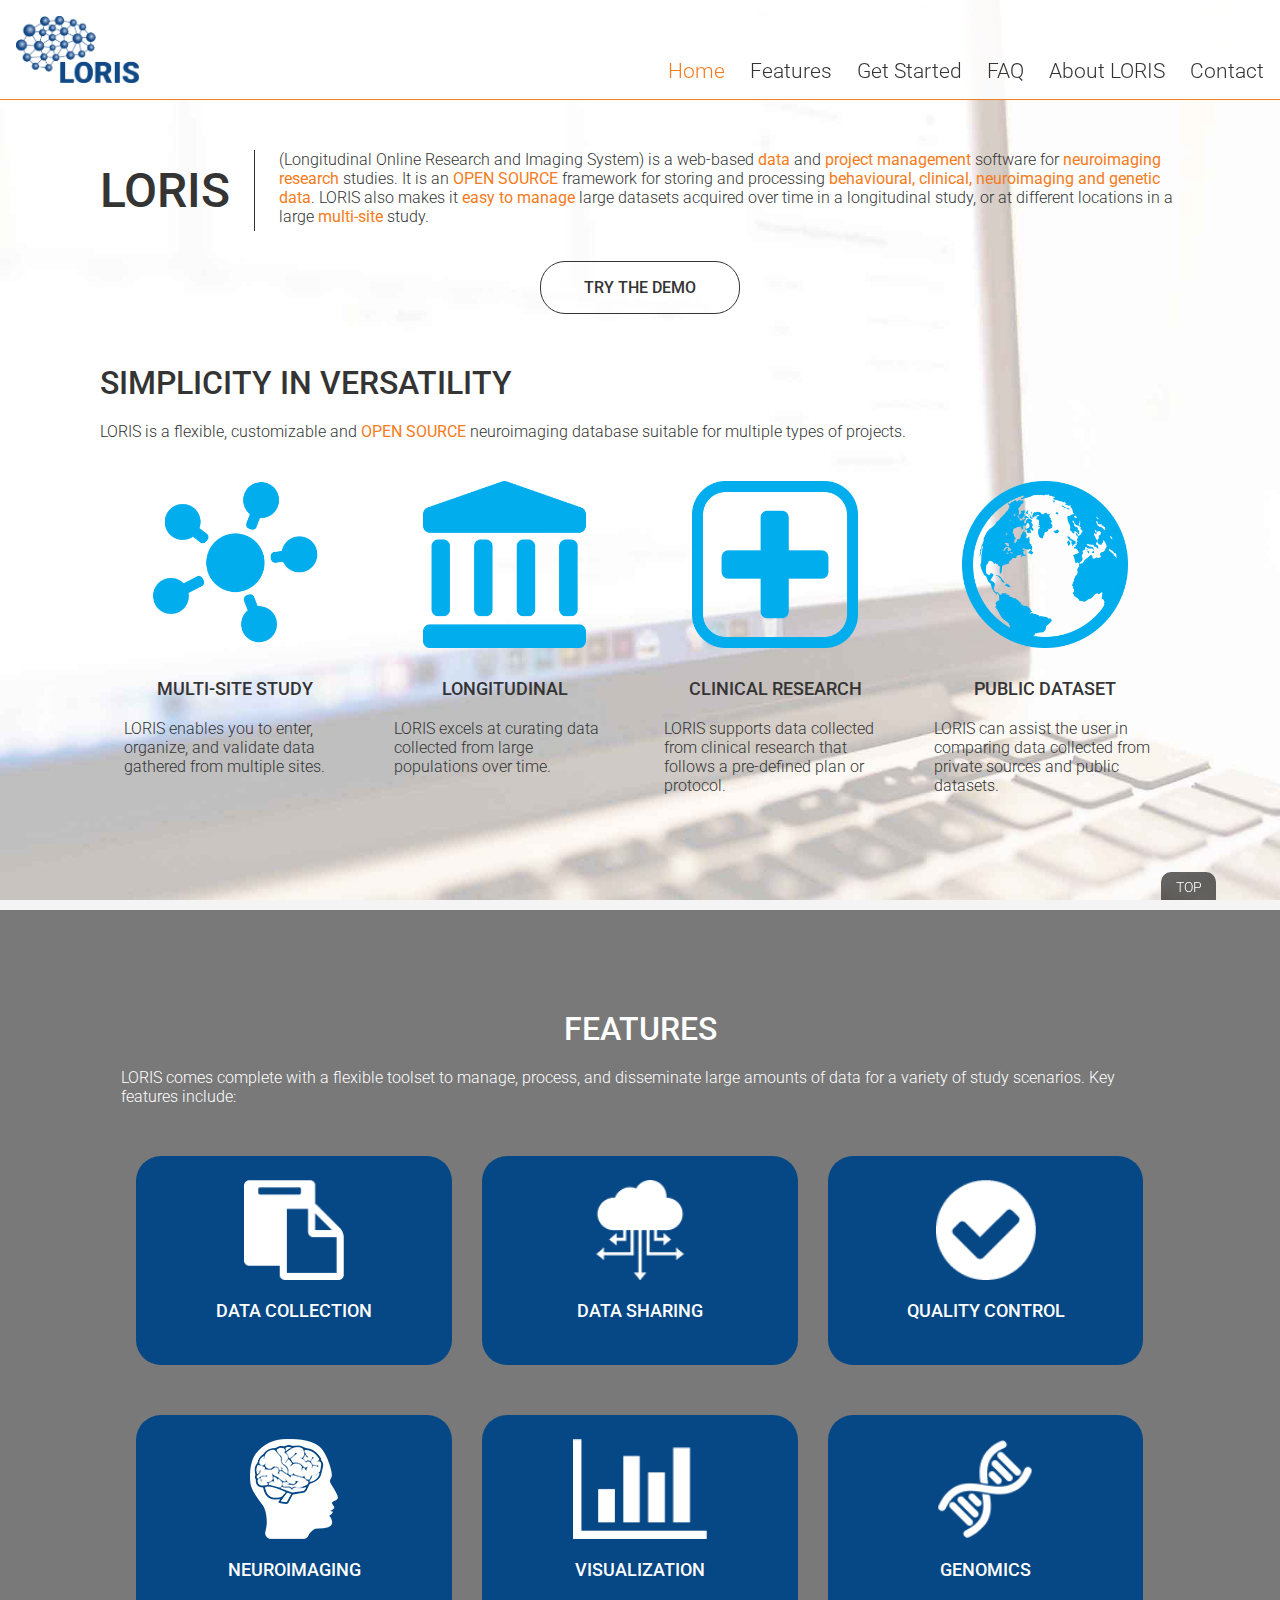
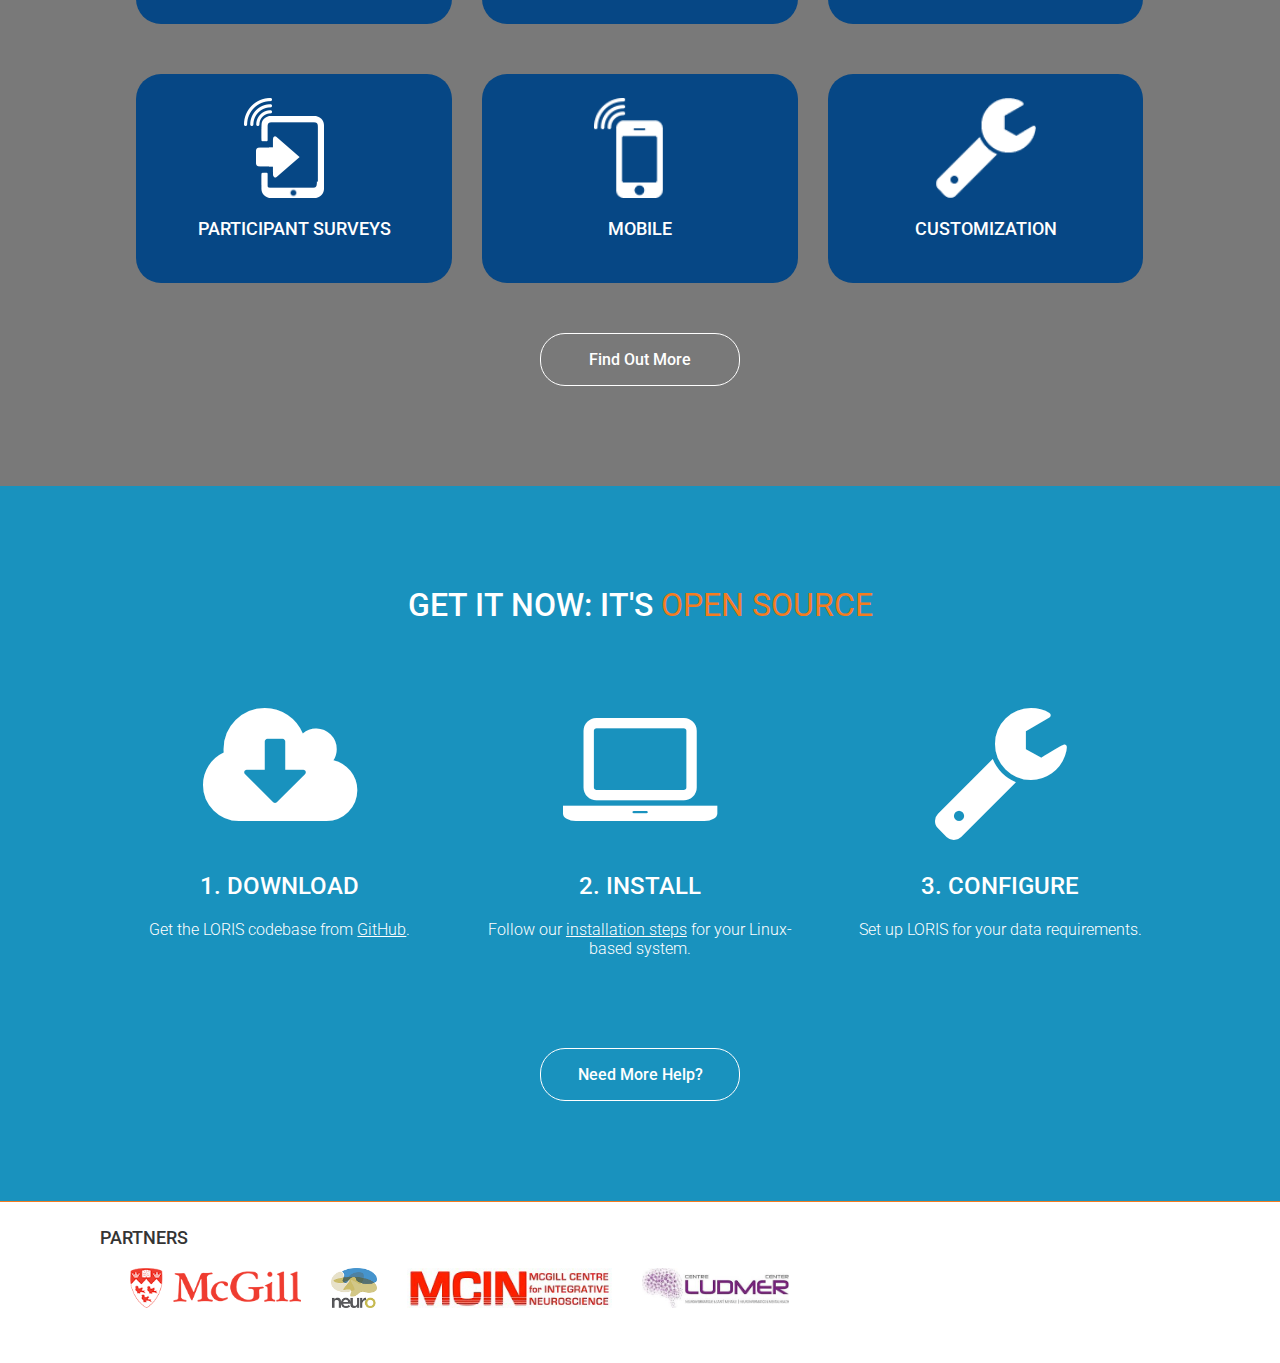
<file: index.html>
<!doctype html>
<html>
<head>
  <meta charset="utf-8">
  <title>LORIS | Home Page</title>
  <meta name="viewport" content="width=device-width, initial-scale=1">
  <meta name="description" content="LORIS is a flexible, customizable, and OPEN SOURCE neuroimaging database that is suitable for multiple types of projects">
  <meta name="author" content="Derek Lo 2015">

  <link href='https://fonts.googleapis.com/css?family=Roboto:400italic,100,300,400,500' rel='stylesheet' type='text/css'>
<!--[if IE]>
<link href="http://fonts.googleapis.com/css?family=Roboto:400" rel="stylesheet" type="text/css">
<link href="http://fonts.googleapis.com/css?family=Roboto:400italic" rel="stylesheet" type="text/css">
<link href="http://fonts.googleapis.com/css?family=Roboto:100" rel="stylesheet" type="text/css">
<link href="http://fonts.googleapis.com/css?family=Roboto:300" rel="stylesheet" type="text/css">
<link href="http://fonts.googleapis.com/css?family=Roboto:400" rel="stylesheet" type="text/css">
<link href="http://fonts.googleapis.com/css?family=Roboto:500" rel="stylesheet" type="text/css">
<![endif]-->
<link rel="stylesheet" href="css/slicknav.css">
<link href="css/common_styles.css" rel="stylesheet" type="text/css">
<!--<link rel="stylesheet" href="css/font-awesome.min.css">-->
<link rel="stylesheet" href="https://maxcdn.bootstrapcdn.com/font-awesome/4.5.0/css/font-awesome.min.css">
<script src="js/jquery-1.11.2.min.js"></script>
<script src="js/jquery.easing.1.3.js"></script>
<script src="js/jquery.slicknav.js"></script>

<!-- script to match div heights https://github.com/liabru/jquery-match-height-->
<script src="js/jquery.matchHeight-min.js" type="text/javascript"></script> 


<!-- jquery easing, nav animation, div height scripts-->

<script>
$( document ).ready( function() {
  $('a.ease').bind('click',function(event){
    var $anchor = $(this);
    $('html, body').stop().animate({
      scrollTop: $($anchor.attr('href')).offset().top
    }, 1500,'easeInOutExpo');
    event.preventDefault();
  });
});
</script>



</head>

<body>
  <div id="wrapper">
    <header id="top">
      <div class="logodiv">
        <img src="images/LORIS-logo-color.png" alt="LORIS logo"/>
      </div>
      <nav>
        <ul id="main-nav">
          <li><a href="index.html" class="first active">Home</a></li>
          <li><a href="features.html" class="">Features</a></li>
          <li><a href="getstarted.html" class="">Get Started</a></li>
          <li><a href="faq.html" class="">FAQ</a></li>
          <li><a href="about.html" class="">About LORIS</a></li>
          <li><a href="contact.html" class="">Contact</a></li>
        </ul>

        <!-- slicknav -->
        <div id="menu">
            <ul>
              <li><a href="index.html" class="menu-fx active" >Home</a></li>
              <li><a href="features.html" class="menu-fx ">Features</a></li>
              <li><a href="getstarted.html" class="menu-fx">Get Started</a></li>
              <li><a href="faq.html" class="menu-fx">FAQ</a></li>
              <li><a href="about.html" class="menu-fx">About LORIS</a></li>
              <li><a href="contact.html" class="menu-fx">Contact</a></li>
            </ul>
        </div>
      </nav>
    </header>

    <section id="to-top">
      <div class="parallax-one">
        <div class="content">
          <p class="topcontent"> <span class="dropcap">LORIS</span> (Longitudinal Online Research and Imaging System) is a web-based <em>data</em> and <em>project management</em> software for <em>neuroimaging research</em> studies. It is an <em>OPEN SOURCE</em> framework for storing and processing <em>behavioural, clinical, neuroimaging and genetic data</em>. LORIS also makes it <em>easy to manage</em> large datasets acquired over time in a longitudinal study, or at different locations in a large <em>multi-site</em> study.</p>
        </div>
        <div>
          <a href="https://demo.loris.ca" class="button demo" target="_blank">TRY THE DEMO</a>
        </div>

        <div class="homeblock">
          <h1 class="mobile-center">Simplicity in Versatility</h1>
          <p>LORIS is a flexible, customizable and <em>OPEN SOURCE</em> neuroimaging database suitable for multiple types of projects.</p>
          <div class="holder-half">
            <div class="two-column">
              <div class="clear-content divheight">
                <img src="images/ICON-multisite.png" alt="icon">
                <h3>Multi-Site Study</h3>
                <p>LORIS enables you to enter, organize, and validate data gathered from multiple sites.</p>
              </div>          
            </div>
            <div class="two-column">
              <div class="clear-content divheight">
                <img src="images/ICON-clinical.png" alt="icon">
                <h3>Longitudinal</h3>
                <p>LORIS excels at curating data collected from large populations over time.</p>
              </div>
            </div>
          </div>
          <div class="holder-half">
            <div class="two-column">
              <div class="clear-content divheight">
                <img src="images/ICON-institutional.png" alt="icon">
                <h3>Clinical Research</h3>
                <p>LORIS supports data collected from clinical research that follows a pre-defined plan or protocol.</p>
              </div>
            </div>
            <div class="two-column">
              <div class="clear-content divheight">
                <img src="images/ICON-public.png" alt="icon">
                <h3>Public Dataset</h3>
                <p>LORIS can assist the user in comparing data collected from private sources and public datasets.</p>
              </div>          
            </div>
          </div>
          <div class="clear"></div>
          <!--
          <div class="maxvid">
            <div class="vidbox">
              <iframe src="https://www.youtube.com/embed/HDWC6RUbI6A" frameborder="0" allowfullscreen></iframe>
            </div>
          </div>
          -->
        </div>
      </div>
    </section>

    <section id="">
      <div class="block grey">
        <div class="">
          <div class="holder-big">
            <h1 class="center"> Features</h1>

            <p class="bottom-margin">LORIS comes complete with a flexible toolset to manage, process, and disseminate large amounts of data for a variety of study scenarios. Key features include:</p>
            <div>
              <div class="three-column">
                <a href="features.html#data-collection" class="ease">
                  <div class="blue-content special divheight">
                  <img src="images/ICON-data.png">
                  <h3>Data Collection</h3>
                  </div>
                </a>
              </div>
              <div class="three-column">
                <a href="features.html#data-dissemination" class="ease">
                  <div class="blue-content special divheight">
                    <img src="images/ICON-sharing.png" title="Icon created by Freepik">
                    <h3>Data Sharing</h3>
                  </div>
                </a>
              </div>
              <div class="three-column">
                <a href="features.html#quality-control" class="ease">
                  <div class="blue-content special divheight">
                    <img src="images/ICON-quality.png">
                    <h3>Quality Control</h3>
                  </div>
                </a>
              </div>
            </div>
            <div>
              <div class="three-column">
                <a href="features.html#data-imaging" class="ease">
                  <div class="blue-content special divheight">
                    <img src="images/ICON-imaging.png">
                    <h3>Neuroimaging</h3>
                  </div>
                </a>
              </div>
              <div class="three-column">
                <a href="features.html#visualization" class="ease">
                  <div class="blue-content special divheight">
                    <img src="images/ICON-visualization.png">
                    <h3>Visualization</h3>
                  </div>
                </a>
              </div>
              <div class="three-column">
                  <a href="features.html#data-management" class="ease">
                    <div class="blue-content special divheight">
                      <img src="images/ICON-genes.png">
                      <h3>Genomics</h3>
                    </div>
                  </a>
              </div>
            </div>
            <div>
              <div class="three-column">
                <a href="features.html#direct-data" class="ease">
                  <div class="blue-content special divheight">
                    <img src="images/ICON-data-entry.png" title="Icon created by Freepik">
                    <h3>Participant Surveys</h3>
                  </div>
                </a>
              </div>
              <div class="three-column">
                <a href="features.html#mobile" class="ease">
                  <div class="blue-content special divheight">
                    <img src="images/ICON-responsive.png">
                  <h3>Mobile</h3>
                  </div>
                </a>
              </div>
              <div class="three-column">
                <a href="features.html#customization" class="ease">
                  <div class="blue-content special divheight">
                    <img src="images/ICON-customization.png">
                  <h3>Customization</h3>
                  </div>
                </a>
              </div>
            </div>
          </div>

          <a href="features.html" class="button help">Find Out More</a>
          <div class="clear"></div>
        </div>
      </div>
    </section>

    <div class="clear"></div>

    <section>
      <div class="block blue ">
        <h1>Get It Now: It's <em>OPEN SOURCE</em></h1>
        <div class="three-column">
          <div class="clear-content center">
            <a href="getstarted.html#one"><i class="fa fa-cloud-download big ro"></i></a>
            <h2 class="center">1. Download</h2>
            <p>Get the LORIS codebase from <a href="https://github.com/aces/Loris/releases" class="underline" target="_blank">GitHub</a>. </p>
          </div>
        </div>

        <div class="three-column">
          <div class="clear-content center">
            <a href="getstarted.html#two"><i class="fa fa-laptop big ro"></i></a>
            <h2 class="center">2. Install</h2>
            <p>Follow our <a href="https://github.com/aces/Loris/wiki
" class="underline" target="_blank">installation steps</a> for your Linux-based system.</p>
          </div>
        </div>  

        <div class="three-column">
          <div class="clear-content center">
            <a href="getstarted.html#three"><i class="fa fa-wrench big ro"></i></a>
            <h2 class="center">3. Configure</h2>
            <p>Set up LORIS for your data requirements.</p>
          </div>
        </div> 
        <div class="clear"></div>  
        <a href="getstarted.html" class="button help">Need More Help?</a>
    </section>

    <!--
    <section id="map">
      <h1 class="mobile-center">LORIS Collaborators</h1>
      <iframe src="map.html" frameborder="0" style="border:0"></iframe>
    </section>
    -->

    <footer>
      <ul class="footer-nav">
        <li><a href="#">Github</a></li>
        <li><a href="#">Wiki</a></li>
        <li><a href="#">Careers</a></li>
      </ul>
      <h3>Partners </h3>
      <div class="clear"></div>
      <a href="https://www.mcgill.ca/" target="_blank"><img src="images/logo-mcgill.png" alt="McGill Logo"></a>
      <a href="http://www.mcgill.ca/neuro/" target="_blank"><img src="images/logo-neuro.png" alt="Neuro Logo"></a>
      <a href="http://mcin.ca/" target="_blank"><img src="images/logo-mcin.png" alt="MCIN Logo"></a>
      <a href="http://ludmercentre.ca/" target="_blank"><img src="images/logo-ludmer.png" alt="Ludmer Centre Logo"></a>
    </footer>

    <a href="#to-top" class="ease"><div class="top-button">TOP</div></a> 

<!-- slicknav script, nav animation, div height scripts -->

    <script type="text/javascript">
      $(document).ready(function(){
        $('#menu').slicknav({label:''});
      });
      $(window).scroll(function() {
        if ($(this).scrollTop() > 1){  
            $('#top').addClass("mini");
        }
        else{
            $('#top').removeClass("mini");
        }
      });
      $(function() {
        $('.divheight').matchHeight({
        byRow: true,
        property: 'height',
        target: null,
        remove: false
        });
      });
    </script>
  </body>
<html>
</file>
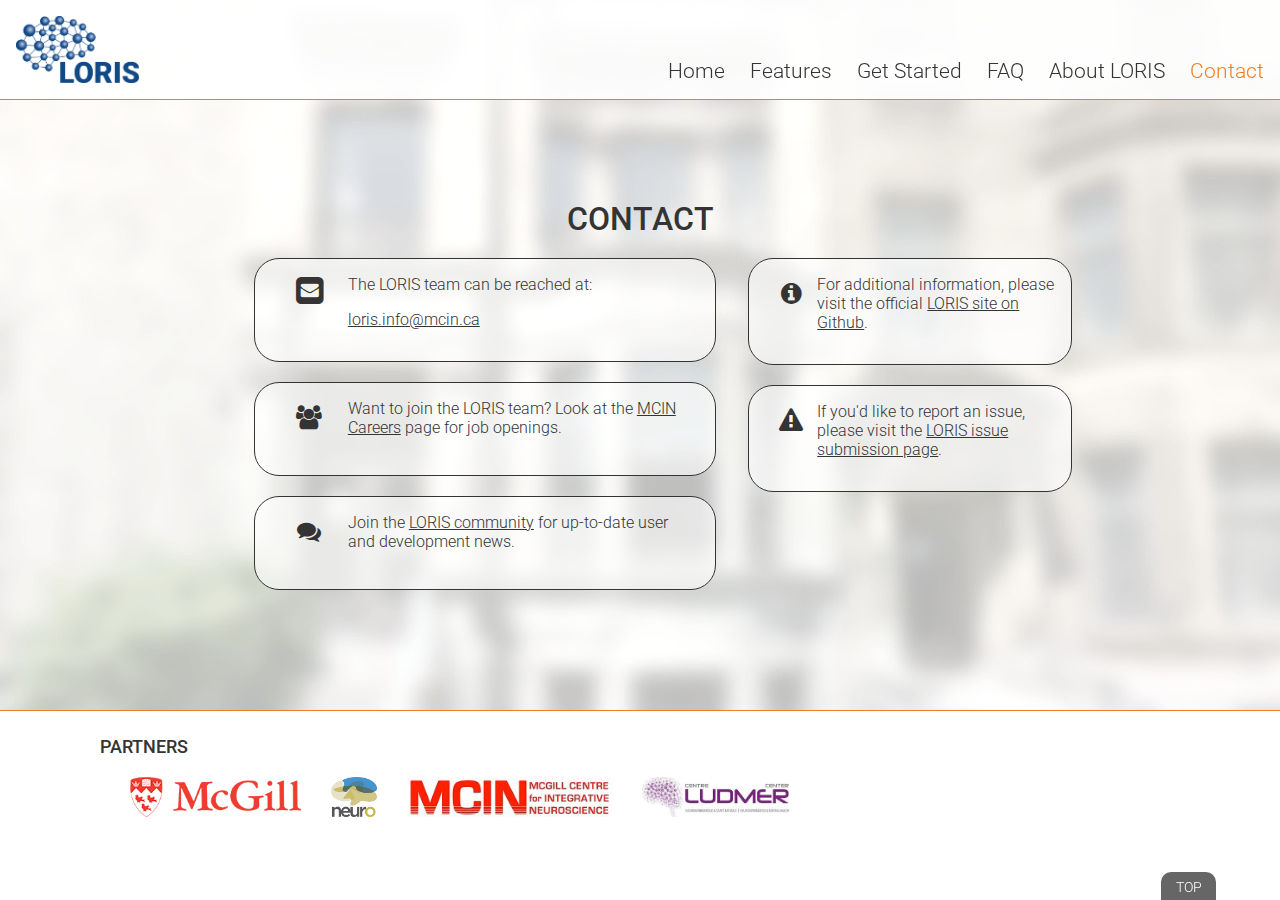
<file: contact.html>
<!doctype html>
<html>
<head>
  <meta charset="utf-8">
  <title>LORIS | Contact</title>
  <meta name="viewport" content="width=device-width">
  <meta name="description" content="How to get in touch with the LORIS team">
  <meta name="author" content="Derek Lo 2015">

  <link href='https://fonts.googleapis.com/css?family=Roboto:400italic,100,300,400,500' rel='stylesheet' type='text/css'>
<!--[if IE]>
<link href="http://fonts.googleapis.com/css?family=Roboto:400" rel="stylesheet" type="text/css">
<link href="http://fonts.googleapis.com/css?family=Roboto:400italic" rel="stylesheet" type="text/css">
<link href="http://fonts.googleapis.com/css?family=Roboto:100" rel="stylesheet" type="text/css">
<link href="http://fonts.googleapis.com/css?family=Roboto:300" rel="stylesheet" type="text/css">
<link href="http://fonts.googleapis.com/css?family=Roboto:400" rel="stylesheet" type="text/css">
<link href="http://fonts.googleapis.com/css?family=Roboto:500" rel="stylesheet" type="text/css">
<![endif]-->
<link rel="stylesheet" href="css/slicknav.css">
<link href="css/common_styles.css" rel="stylesheet" type="text/css">
<!--<link rel="stylesheet" href="css/font-awesome.min.css">-->
<link rel="stylesheet" href="https://maxcdn.bootstrapcdn.com/font-awesome/4.5.0/css/font-awesome.min.css">
<script src="js/jquery-1.11.2.min.js"></script>
<script src="js/jquery.easing.1.3.js"></script>
<script src="js/jquery.slicknav.js"></script>

<!-- script to match div heights https://github.com/liabru/jquery-match-height-->
<script src="js/jquery.matchHeight-min.js" type="text/javascript"></script> 


<!-- jquery easing, nav animation, div height scripts-->



</head>

<body>
  <div id="wrapper">
    <header id="top">
      <div class="logodiv">
        <img src="images/LORIS-logo-color.png" alt=""/>
      </div>
      <nav>
        <ul id="main-nav">
          <li><a href="index.html" class="first">Home</a></li>
          <li><a href="features.html" class="">Features</a></li>
          <li><a href="getstarted.html" class="">Get Started</a></li>
          <li><a href="faq.html" class="">FAQ</a></li>
          <li><a href="about.html" class="">About LORIS</a></li>
          <li><a href="contact.html" class="active">Contact</a></li>
        </ul>

        <!-- slicknav -->
        <div id="menu">
            <ul>
              <li><a href="index.html" class="menu-fx">Home</a></li>
              <li><a href="features.html" class="menu-fx">Features</a></li>
              <li><a href="getstarted.html" class="menu-fx">Get Started</a></li>
              <li><a href="faq.html" class="menu-fx ">FAQ</a></li>
              <li><a href="about.html" class="menu-fx">About LORIS</a></li>
              <li><a href="contact.html" class="menu-fx active">Contact</a></li>
            </ul>
        </div>
      </nav>
    </header>

    <section id="to-top">
      <div class="parallax-seven">
        <div class="content">
          <h1 class="center">Contact</h1>
          <div class="form-holder">
            <div class="form-left">
              <!--
              <form method="post" action="contact.php">
                <label>Name</label>
                <input type="text" name="name" placeholder="Name" required>

                <label>Email</label>
                <input type="email" name="email" placeholder="Email" required>
                
                <label>Your Message</label>
                <textarea rows="18" name="message" type="text" placeholder="Message" required></textarea>

                <button id="submit" name="submit" type="submit" value="submit">Send</button>
              </form>
              -->
              <div class="textbox right divheight">
                <div class="textbox-left">
                  <i class="fa fa-envelope-square center textbox-icon-big"></i>
                </div>
                <div class="textbox-right">
                  <p>The LORIS team can be reached at:</p>
                  <p><a href="mailto:loris.info@mcin.ca" alt="loris.info@mcin.ca" class="underline">loris.info@mcin.ca</a></p>
                  </div>
              </div>
              <div class="textbox right divheight">
                <div class="textbox-left">
                  <i class="fa fa-group center textbox-icon"></i>
                </div>
                <div class="textbox-right">
                  <p>Want to join the LORIS team? Look at the <a href="http://mcin.ca/careers/" class="underline" target="_blank">MCIN Careers</a> page for job openings.</p>
                </div>
              </div>
              <div class="textbox right divheight">
                <div class="textbox-left">
                  <i class="fa fa-comments center textbox-icon"></i>
                </div>
                <div class="textbox-right">
                  <p>Join the <a href="https://github.com/aces/Loris/wiki/Community" class="underline" target="_blank">LORIS community</a> for up-to-date user and development news.</p>
                </div>
              </div>
          </div>


            
            <div class="form-right">

              <div class="textbox divheight">
                <div class="textbox-left ">
                  <i class="fa fa-info-circle center textbox-icon"></i>
                </div>
                <div class="textbox-right">
                  <p>For additional information, please visit the official <a href="https://github.com/aces/Loris/wiki" class="underline" target="_blank">LORIS site on Github</a>.</p>
                </div>
              </div>  
              <div class="textbox divheight">
                <div class="textbox-left ">
                  <i class="fa fa-exclamation-triangle center textbox-icon"></i>
                </div>
                <div class="textbox-right">
                  <p>If you'd like to report an issue, please visit the <a href="https://github.com/aces/Loris/issues" class="underline" target="_blank">LORIS issue submission page</a>.</p>
                </div>
              </div> </div>
          </div>
        </div>
      <div class="clear"></div>
    </section>

    <footer>
      <ul class="footer-nav">
        <li><a href="#">Github</a></li>
        <li><a href="#">Wiki</a></li>
        <li><a href="#">Careers</a></li>
      </ul>
      <h3>Partners </h3>
      <div class="clear"></div>
      <a href="https://www.mcgill.ca/" target="_blank"><img src="images/logo-mcgill.png" alt="McGill Logo"></a>
      <a href="http://www.mcgill.ca/neuro/" target="_blank"><img src="images/logo-neuro.png" alt="Neuro Logo"></a>
      <a href="http://mcin.ca/" target="_blank"><img src="images/logo-mcin.png" alt="MCIN Logo"></a>
      <a href="http://ludmercentre.ca/" target="_blank"><img src="images/logo-ludmer.png" alt="Ludmer Centre Logo"></a>
    </footer>

    <a href="#to-top" class="ease"><div class="top-button">TOP</div></a>

<!-- slicknav script, nav animation, div height scripts -->

<script type="text/javascript">
  $(document).ready(function(){
    $('#menu').slicknav({label:''});
  });

  $(window).scroll(function() {
    if ($(this).scrollTop() > 1){  
        $('#top').addClass("mini");
    }
    else{
        $('#top').removeClass("mini");
    }
  });

  $(function() {
    $('.divheight').matchHeight({
    byRow: true,
    property: 'height',
    target: null,
    remove: false
    });
  });
</script>
 </body>
 <html>
</file>
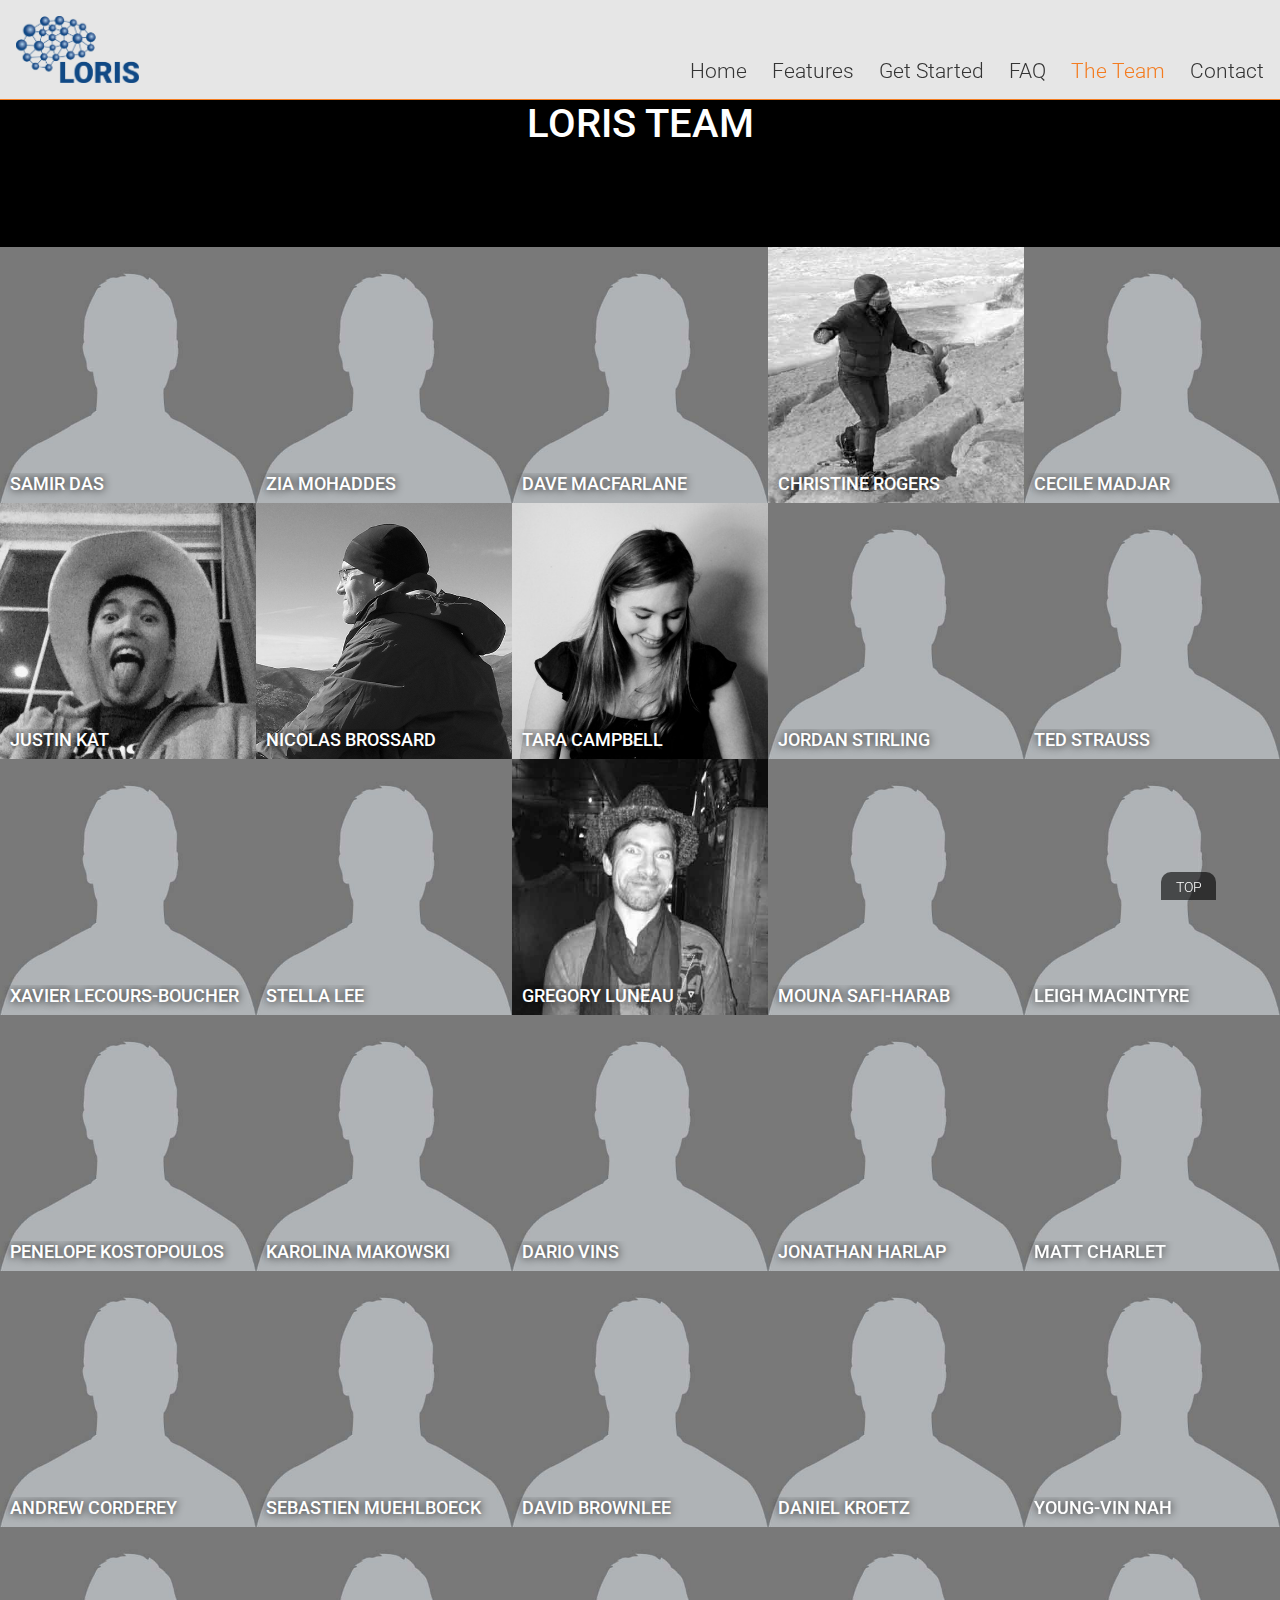
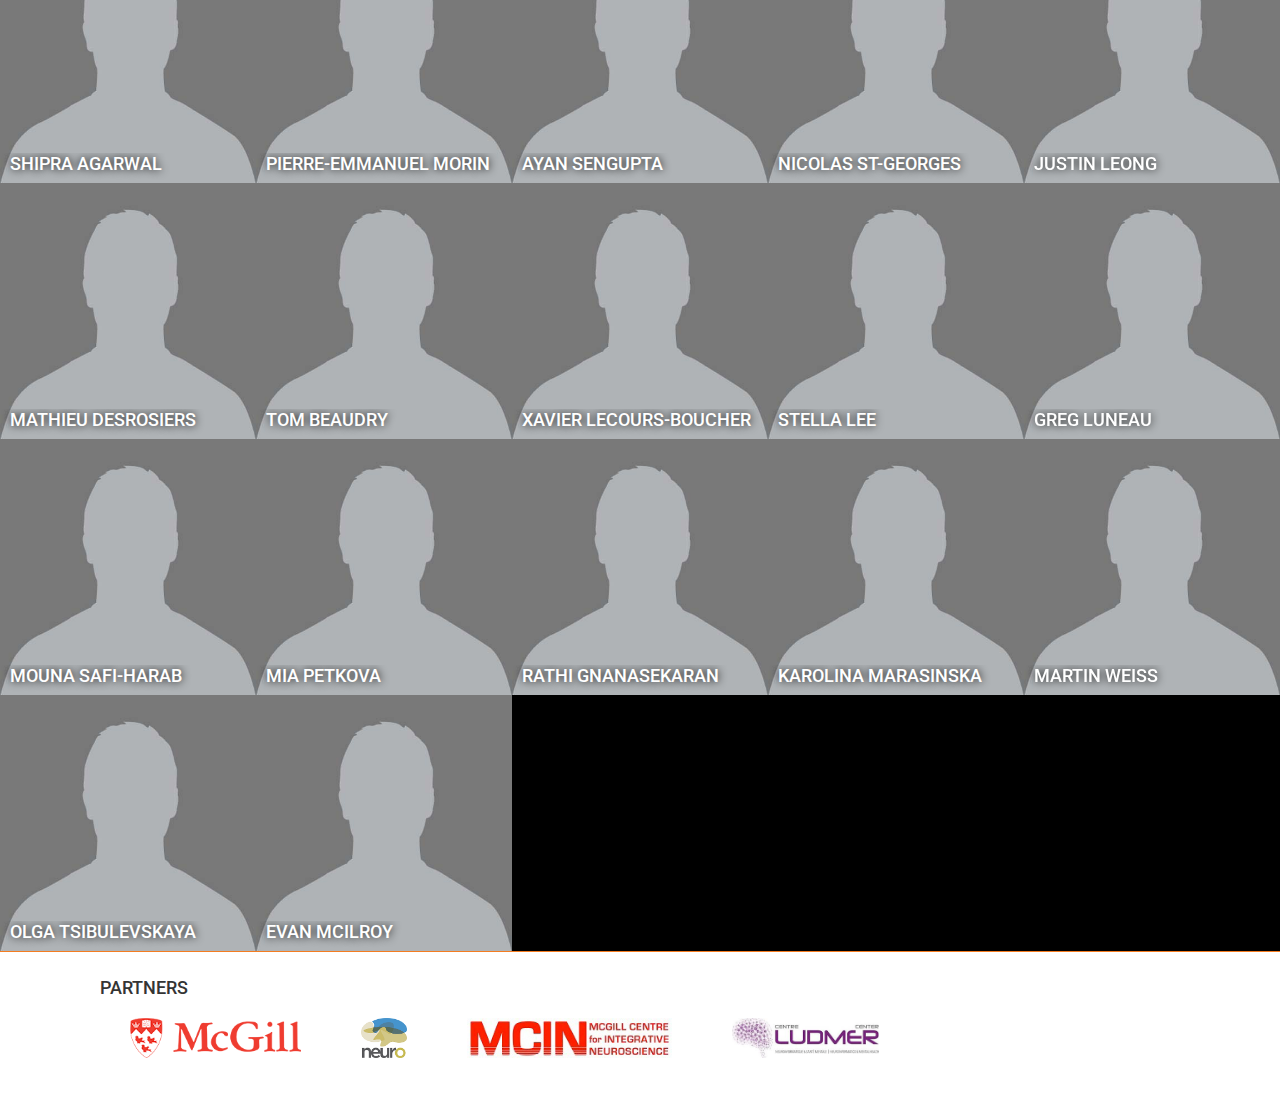
<file: credits.html>
<!doctype html>
<html>
<head>
  <meta charset="utf-8">
  <title>LORIS | Home Page</title>
  <meta name="viewport" content="width=device-width">
  <meta name="description" content="LORIS is">
  <meta name="author" content="Derek Lo 2015">

  <link href='https://fonts.googleapis.com/css?family=Roboto:400italic,100,300,400,500' rel='stylesheet' type='text/css'>
<!--[if IE]>
<link href="http://fonts.googleapis.com/css?family=Roboto:400" rel="stylesheet" type="text/css">
<link href="http://fonts.googleapis.com/css?family=Roboto:400italic" rel="stylesheet" type="text/css">
<link href="http://fonts.googleapis.com/css?family=Roboto:100" rel="stylesheet" type="text/css">
<link href="http://fonts.googleapis.com/css?family=Roboto:300" rel="stylesheet" type="text/css">
<link href="http://fonts.googleapis.com/css?family=Roboto:400" rel="stylesheet" type="text/css">
<link href="http://fonts.googleapis.com/css?family=Roboto:500" rel="stylesheet" type="text/css">
<![endif]-->
<link rel="stylesheet" href="css/slicknav.css">
<link href="css/common_styles.css" rel="stylesheet" type="text/css">
<!--<link rel="stylesheet" href="css/font-awesome.min.css">-->
<link rel="stylesheet" href="https://maxcdn.bootstrapcdn.com/font-awesome/4.5.0/css/font-awesome.min.css">
<script src="js/jquery-1.11.2.min.js"></script>
<script src="js/jquery.easing.1.3.js"></script>
<script src="js/jquery.slicknav.js"></script>

<!-- script to match div heights https://github.com/liabru/jquery-match-height-->
<script src="js/jquery.matchHeight-min.js" type="text/javascript"></script> 


<!-- jquery easing, nav animation, div height scripts-->

<script>
$( document ).ready( function() {
  $('a.ease').bind('click',function(event){
    var $anchor = $(this);

    $('html, body').stop().animate({
      scrollTop: $($anchor.attr('href')).offset().top
    }, 1500,'easeInOutExpo');
    event.preventDefault();
  });
});


</script>



</head>

<body>
  <div id="wrapper">
    <header id="top">
      <div class="logodiv">
        <img src="images/LORIS-logo-color.png" alt=""/>
      </div>
      <nav>
        <ul id="main-nav">
          <li><a href="index.html" class="first ">Home</a></li>
          <li><a href="features.html" class="">Features</a></li>
          <li><a href="getstarted.html" class="">Get Started</a></li>
          <li><a href="faq.html" class="">FAQ</a></li>
          <li><a href="credits.html" class="active">The Team</a></li>
          <li><a href="contact.html" class="">Contact</a></li>
        </ul>

        <!-- slicknav -->
        <div id="menu">
            <ul>
              <li><a href="index.html" class="menu-fx" >Home</a></li>
              <li><a href="features.html" class="menu-fx ">Features</a></li>
              <li><a href="getstarted.html" class="menu-fx">Get Started</a></li>
              <li><a href="faq.html" class="menu-fx">FAQ</a></li>
              <li><a href="credits.html" class="menu-fx active">The Team</a></li>
              <li><a href="contact.html" class="menu-fx">Contact</a></li>
            </ul>
        </div>
      </nav>
    </header>

    <section id="credits">
      <div class="credits">
        <h1 class=""> LORIS Team </h1>
        <div class="credits-holder">
          <div class="credits-box">
            <img src="images/LORIS-team-blank.jpg">
            <div class="credits-text"><h3>Samir Das</h3></div>
          </div> 
          <div class="credits-box">
            <img src="images/LORIS-team-blank.jpg">
            <div class="credits-text"><h3>Zia Mohaddes</h3></div>
          </div> 
          <div class="credits-box">
            <img src="images/LORIS-team-blank.jpg">
            <div class="credits-text"><h3>Dave MacFarlane</h3></div>
          </div> 
          <div class="credits-box">
            <img src="images/LORIS-team-christine-rogers.jpg">
            <div class="credits-text"><h3> Christine Rogers</h3></div>
          </div> 
          <div class="credits-box">
            <img src="images/LORIS-team-blank.jpg">
            <div class="credits-text"><h3>  Cecile Madjar</h3></div>
          </div> 
          <div class="credits-box">
            <img src="images/LORIS-team-justin.jpg">
            <div class="credits-text"><h3>Justin Kat</h3></div>
          </div> 
          <div class="credits-box">
            <img src="images/LORIS-team-nicolas.jpg">
            <div class="credits-text"><h3>Nicolas Brossard</h3></div>
          </div>
          <div class="credits-box">
            <img src="images/LORIS-team-tara.jpg">
            <div class="credits-text"><h3>Tara Campbell</h3></div>
          </div> 
          <div class="credits-box">
            <img src="images/LORIS-team-blank.jpg">
            <div class="credits-text"><h3>Jordan Stirling</h3></div>
          </div> 
          <div class="credits-box">
            <img src="images/LORIS-team-blank.jpg">
            <div class="credits-text"><h3>Ted Strauss</h3></div>
          </div> 
          <div class="credits-box">
            <img src="images/LORIS-team-blank.jpg">
            <div class="credits-text"><h3> Xavier Lecours-Boucher</h3></div>
          </div> 
          <div class="credits-box">
            <img src="images/LORIS-team-blank.jpg">
            <div class="credits-text"><h3> Stella Lee</h3></div>
          </div>
          <div class="credits-box">
            <img src="images/LORIS-team-gregory-luneau.jpg">
            <div class="credits-text"><h3> Gregory Luneau</h3></div>
          </div> 
          <div class="credits-box">
            <img src="images/LORIS-team-blank.jpg">
            <div class="credits-text"><h3> Mouna Safi-Harab</h3></div>
          </div> 
          <div class="credits-box">
            <img src="images/LORIS-team-blank.jpg">
            <div class="credits-text"><h3>Leigh MacIntyre</h3></div>
          </div> 
          <div class="credits-box">
            <img src="images/LORIS-team-blank.jpg">
            <div class="credits-text"><h3>Penelope Kostopoulos</h3></div>
          </div> 
          <div class="credits-box">
            <img src="images/LORIS-team-blank.jpg">
            <div class="credits-text"><h3>Karolina Makowski</h3></div>
          </div>
          <div class="credits-box">
            <img src="images/LORIS-team-blank.jpg">
            <div class="credits-text"><h3>Dario Vins</h3></div>
          </div> 
          <div class="credits-box">
            <img src="images/LORIS-team-blank.jpg">
            <div class="credits-text"><h3>Jonathan Harlap</h3></div>
          </div> 
          <div class="credits-box">
            <img src="images/LORIS-team-blank.jpg">
            <div class="credits-text"><h3> Matt Charlet</h3></div>
          </div> 
          <div class="credits-box">
            <img src="images/LORIS-team-blank.jpg">
            <div class="credits-text"><h3>Andrew Corderey</h3></div>
          </div> 
          <div class="credits-box">
            <img src="images/LORIS-team-blank.jpg">
            <div class="credits-text"><h3>Sebastien Muehlboeck</h3></div>
          </div> 
          <div class="credits-box">
            <img src="images/LORIS-team-blank.jpg">
            <div class="credits-text"><h3>David Brownlee</h3></div>
          </div>
          <div class="credits-box">
            <img src="images/LORIS-team-blank.jpg">
            <div class="credits-text"><h3>Daniel Kroetz</h3></div>
          </div> 
          <div class="credits-box">
            <img src="images/LORIS-team-blank.jpg">
            <div class="credits-text"><h3> Young-vin Nah</h3></div>
          </div> 
          <div class="credits-box">
            <img src="images/LORIS-team-blank.jpg">
            <div class="credits-text"><h3>Shipra Agarwal</h3></div>
          </div> 
          <div class="credits-box">
            <img src="images/LORIS-team-blank.jpg">
            <div class="credits-text"><h3> Pierre-Emmanuel Morin</h3></div>
          </div> 
          <div class="credits-box">
            <img src="images/LORIS-team-blank.jpg">
            <div class="credits-text"><h3>Ayan Sengupta</h3></div>
          </div> 
          <div class="credits-box">
            <img src="images/LORIS-team-blank.jpg">
            <div class="credits-text"><h3>Nicolas St-Georges</h3></div>
          </div>
          <div class="credits-box">
            <img src="images/LORIS-team-blank.jpg">
            <div class="credits-text"><h3>Justin Leong</h3></div>
          </div> 
          <div class="credits-box">
            <img src="images/LORIS-team-blank.jpg">
            <div class="credits-text"><h3> Mathieu Desrosiers</h3></div>
          </div> 
          <div class="credits-box">
            <img src="images/LORIS-team-blank.jpg">
            <div class="credits-text"><h3>Tom Beaudry</h3></div>
          </div> 
          <div class="credits-box">
            <img src="images/LORIS-team-blank.jpg">
            <div class="credits-text"><h3> Xavier Lecours-Boucher</h3></div>
          </div> 
          <div class="credits-box">
            <img src="images/LORIS-team-blank.jpg">
            <div class="credits-text"><h3> Stella Lee</h3></div>
          </div>
          <div class="credits-box">
            <img src="images/LORIS-team-blank.jpg">
            <div class="credits-text"><h3> Greg Luneau</h3></div>
          </div> 
          <div class="credits-box">
            <img src="images/LORIS-team-blank.jpg">
            <div class="credits-text"><h3> Mouna Safi-Harab</h3></div>
          </div>
          <div class="credits-box">
            <img src="images/LORIS-team-blank.jpg">
            <div class="credits-text"><h3>Mia Petkova</h3></div>
          </div> 
          <div class="credits-box">
            <img src="images/LORIS-team-blank.jpg">
            <div class="credits-text"><h3>Rathi Gnanasekaran</h3></div>
          </div> 
          <div class="credits-box">
            <img src="images/LORIS-team-blank.jpg">
            <div class="credits-text"><h3>Karolina Marasinska</h3></div>
          </div> 
          <div class="credits-box">
            <img src="images/LORIS-team-blank.jpg">
            <div class="credits-text"><h3>Martin Weiss</h3></div>
          </div> 
          <div class="credits-box">
            <img src="images/LORIS-team-blank.jpg">
            <div class="credits-text"><h3>Olga Tsibulevskaya</h3></div>
          </div> 
          <div class="credits-box">
            <img src="images/LORIS-team-blank.jpg">
            <div class="credits-text"><h3> Evan McIlroy</h3></div>
          </div> 
        </div>
      </div>
      
    </section>

    <footer>
      <ul class="footer-nav">
        <li><a href="#">Github</a></li>
        <li><a href="#">Wiki</a></li>
        <li><a href="#">Careers</a></li>
      </ul>
      <h3>Partners </h3>
       <div class="clear"></div>
       <img src="images/logo-mcgill.png">
       <img src="images/logo-neuro.png">
       <img src="images/logo-mcin.png">
       <img src="images/logo-ludmer.png">
    </footer>

    <a href="#to-top" class="ease"><div class="top-button">TOP</div></a> 

<!-- slicknav script, nav animation, div height scripts -->

<script type="text/javascript">
  $(document).ready(function(){
    $('#menu').slicknav({label:''});
  });

  $(window).scroll(function() {
    if ($(this).scrollTop() > 1){  
        $('#top').addClass("mini");
    }
    else{
        $('#top').removeClass("mini");
    }
  });

  $(function() {
    $('.divheight').matchHeight({
    byRow: true,
    property: 'height',
    target: null,
    remove: false
    });
  });
</script>
 </body>
 <html>
</file>
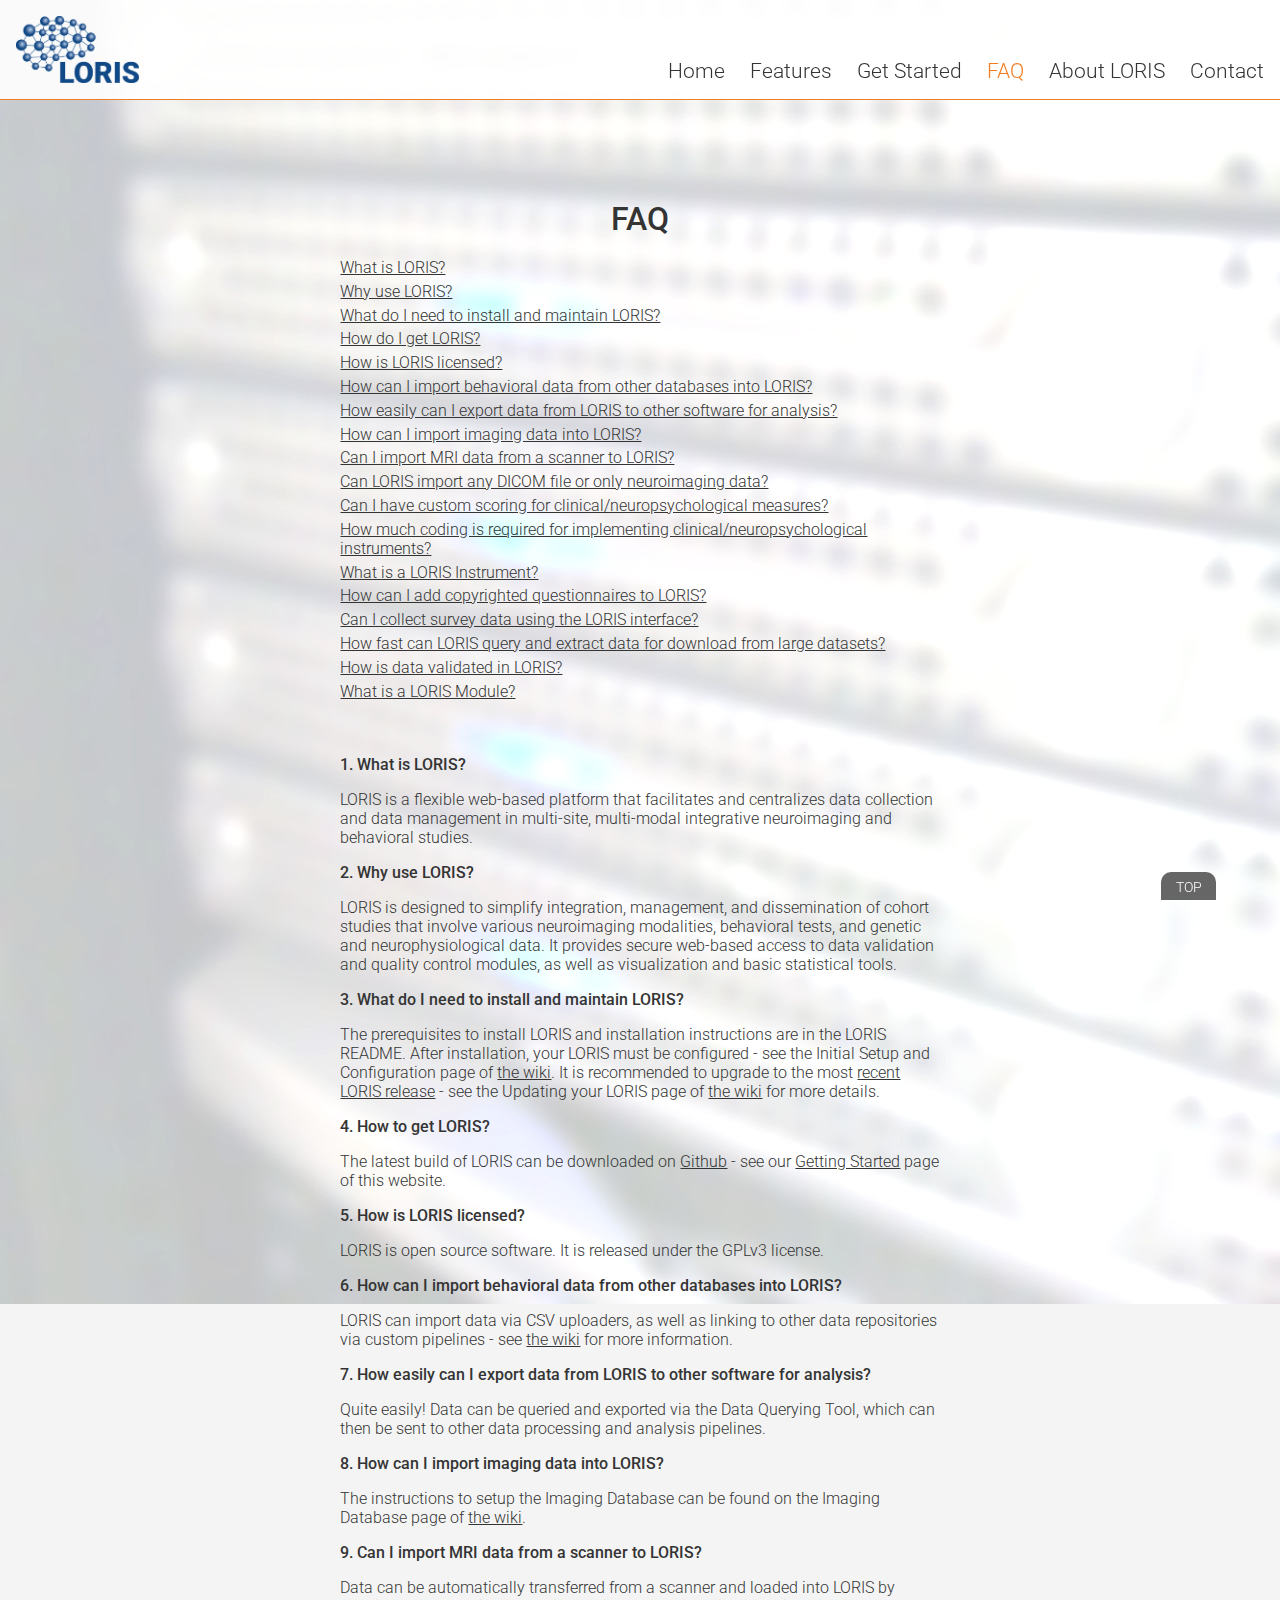
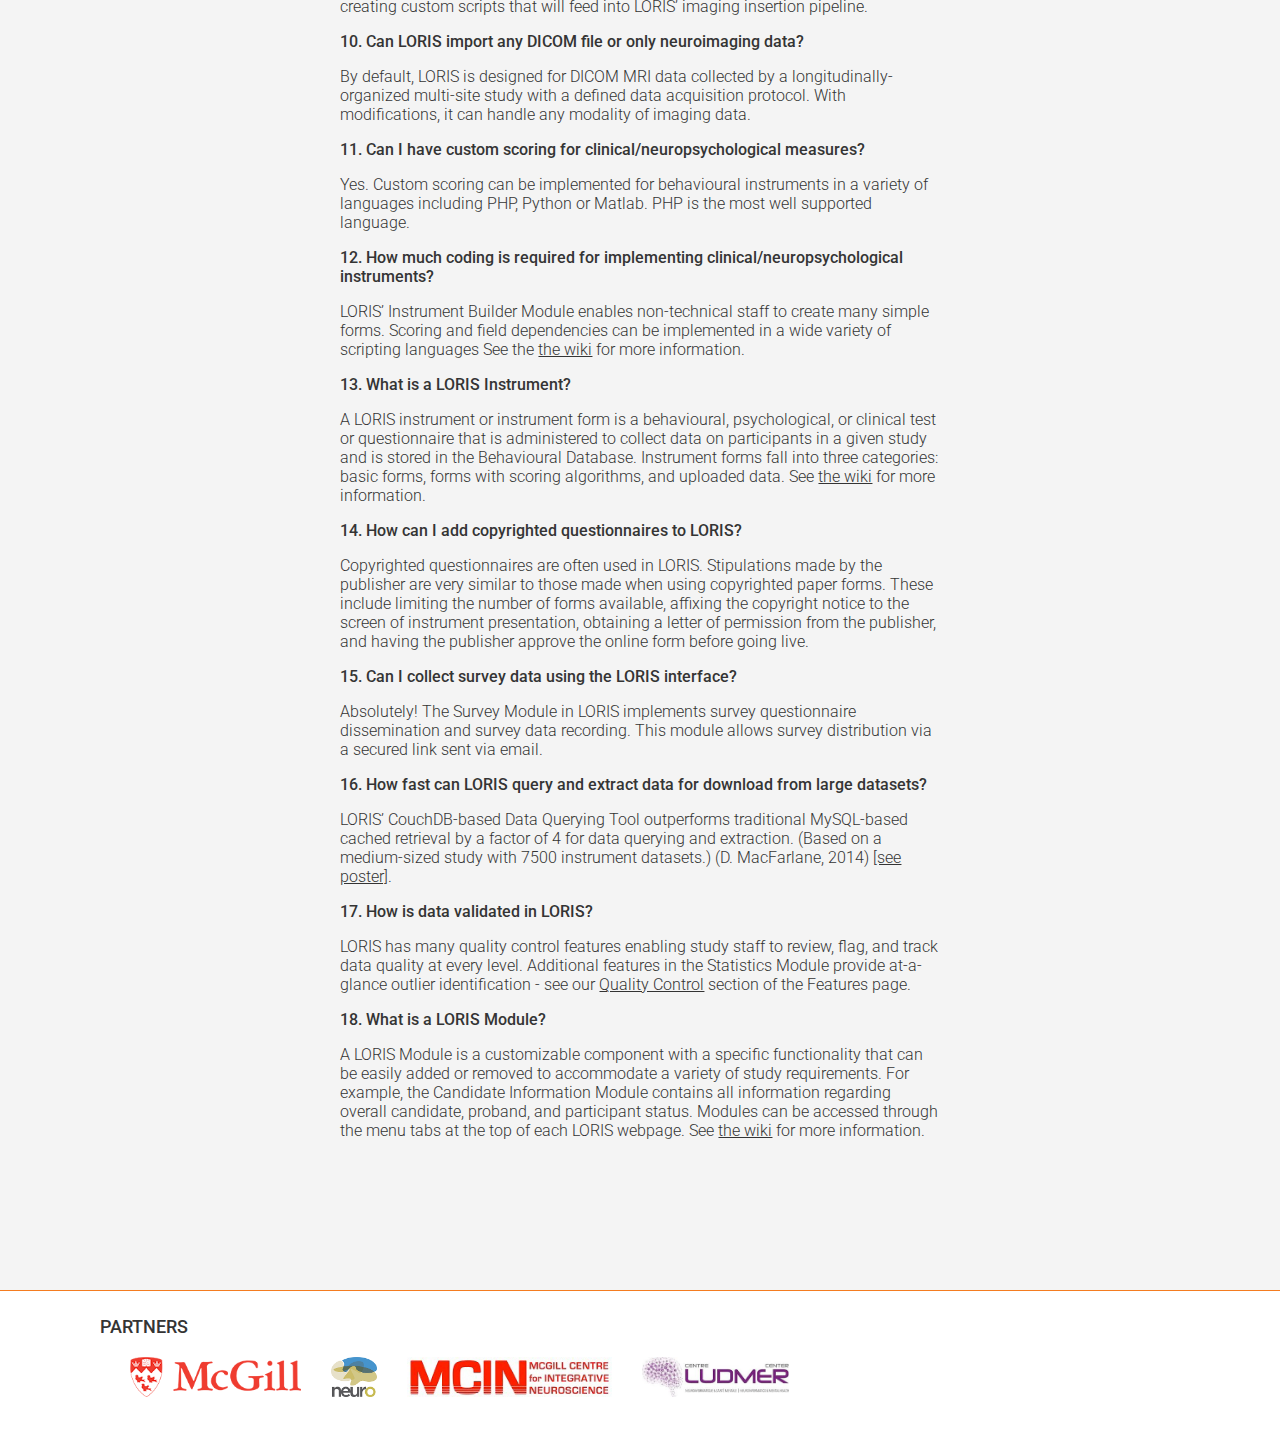
<file: faq.html>
<!doctype html>
<html>
<head>
  <meta charset="utf-8">
  <title>LORIS | FAQ</title>
  <meta name="viewport" content="width=device-width">
  <meta name="description" content="Frequently asked questions about LORIS">
  <meta name="author" content="Derek Lo 2015">

  <link href='https://fonts.googleapis.com/css?family=Roboto:400italic,100,300,400,500' rel='stylesheet' type='text/css'>
<!--[if IE]>
<link href="http://fonts.googleapis.com/css?family=Roboto:400" rel="stylesheet" type="text/css">
<link href="http://fonts.googleapis.com/css?family=Roboto:400italic" rel="stylesheet" type="text/css">
<link href="http://fonts.googleapis.com/css?family=Roboto:100" rel="stylesheet" type="text/css">
<link href="http://fonts.googleapis.com/css?family=Roboto:300" rel="stylesheet" type="text/css">
<link href="http://fonts.googleapis.com/css?family=Roboto:400" rel="stylesheet" type="text/css">
<link href="http://fonts.googleapis.com/css?family=Roboto:500" rel="stylesheet" type="text/css">
<![endif]-->
<link rel="stylesheet" href="css/slicknav.css">
<link href="css/common_styles.css" rel="stylesheet" type="text/css">
<!--<link rel="stylesheet" href="css/font-awesome.min.css">-->
<link rel="stylesheet" href="https://maxcdn.bootstrapcdn.com/font-awesome/4.5.0/css/font-awesome.min.css">
<script src="js/jquery-1.11.2.min.js"></script>
<script src="js/jquery.easing.1.3.js"></script>
<script src="js/jquery.slicknav.js"></script>

<!-- script to match div heights https://github.com/liabru/jquery-match-height-->
<script src="js/jquery.matchHeight-min.js" type="text/javascript"></script> 


<!-- jquery easing, nav animation, div height scripts-->

<script>
$( document ).ready( function() {
  $('a.ease').bind('click',function(event){
    var $anchor = $(this);

    $('html, body').stop().animate({
      scrollTop: $($anchor.attr('href')).offset().top
    }, 1250,'easeInOutExpo');
    event.preventDefault();
  });
});
</script>



</head>

<body>
  <div id="wrapper">
    <header id="top">
      <div class="logodiv">
        <img src="images/LORIS-logo-color.png" alt=""/>
      </div>
      <nav>
        <ul id="main-nav">
          <li><a href="index.html" class="first">Home</a></li>
          <li><a href="features.html" class="">Features</a></li>
          <li><a href="getstarted.html" class="">Get Started</a></li>
          <li><a href="faq.html" class="active">FAQ</a></li>
          <li><a href="about.html" class="">About LORIS</a></li>
          <li><a href="contact.html" class="">Contact</a></li>
        </ul>

        <!-- slicknav -->
        <div id="menu">
            <ul>
              <li><a href="index.html" class="menu-fx">Home</a></li>
              <li><a href="features.html" class="menu-fx">Features</a></li>
              <li><a href="getstarted.html" class="menu-fx">Get Started</a></li>
              <li><a href="faq.html" class="menu-fx active">FAQ</a></li>
              <li><a href="about.html" class="menu-fx">About LORIS</a></li>
              <li><a href="contact.html" class="menu-fx">Contact</a></li>
            </ul>
        </div>
      </nav>
    </header>

    <section id="to-top">
      <div class="parallax-six">
        <div class="content">
          <h1 class="center">FAQ</h1>
          <div class="feature-p">
            <h2></h2>
            <ol class="bottom-margin">
              <li><a href="#one" class="ease">What is LORIS?</a></li>
              <li><a href="#two" class="ease">Why use LORIS?</a></li>
              <li><a href="#three" class="ease">What do I need to install and maintain LORIS?</a></li>
              <li><a href="#four" class="ease">How do I get LORIS?</a></li>              
              <li><a href="#five" class="ease">How is LORIS licensed?</a></li>
              <li><a href="#six" class="ease">How can I import behavioral data from other databases into LORIS?</a></li>
              <li><a href="#seven" class="ease">How easily can I export data from LORIS to other software for analysis?</a></li>
              <li><a href="#eight" class="ease">How can I import imaging data into LORIS?</a></li>
              <li><a href="#nine" class="ease">Can I import MRI data from a scanner to LORIS?</a></li>
              <li><a href="#ten" class="ease">Can LORIS import any DICOM file or only neuroimaging data?</a></li>
              <li><a href="#eleven" class="ease">Can I have custom scoring for clinical/neuropsychological measures?</a></li>
              <li><a href="#twelve" class="ease">How much coding is required for implementing clinical/neuropsychological instruments?</a></li>
              <li><a href="#thirteen" class="ease">What is a LORIS Instrument?</a></li>
              <li><a href="#fourteen" class="ease">How can I add copyrighted questionnaires to LORIS?</a></li>
              <li><a href="#fifteen" class="ease">Can I collect survey data using the LORIS interface?</a></li>
              <li><a href="#sixteen" class="ease" id="one">How fast can LORIS query and extract data for download from large datasets?</a></li>
              <li><a href="#seventeen" class="ease">How is data validated in LORIS?</a> </li>
              <li><a href="#eighteen" class="ease">What is a LORIS Module?</a></li> 
              <!--<li><a href="#nineteen" class="ease">Where can I find previously coded LORIS instruments?</a></li>-->
            </ol>

            <strong id="two">1. What is LORIS?</strong>
            <p>LORIS is a flexible web-based platform that facilitates and centralizes data collection and data management in multi-site, multi-modal integrative neuroimaging and behavioral studies. </p>

            <strong id="three">2. Why use LORIS?</strong>
            <p>LORIS is designed to simplify integration, management, and dissemination of cohort studies that involve various neuroimaging modalities, behavioral tests, and genetic and neurophysiological data. It provides secure web-based access to data validation and quality control modules, as well as visualization and basic statistical tools. </p>

            <strong id="four">3. What do I need to install and maintain LORIS?</strong>
            <p>The prerequisites to install LORIS and installation instructions are in the LORIS README. After installation, your LORIS must be configured - see the Initial Setup and Configuration page of <a href="https://github.com/aces/Loris/wiki/Setup" class="underline" target="_blank">the wiki</a>. It is recommended to upgrade to the most <a href="https://github.com/aces/Loris/releases" class="underline" target="_blank">recent LORIS release</a> - see the Updating your LORIS page of <a href="https://github.com/aces/Loris/wiki/Setup" class="underline" target="_blank">the wiki</a> for more details. </p>

            <strong id="five">4. How to get LORIS?</strong>
            <p>The latest build of LORIS can be downloaded on <a href="https://github.com/aces/LORIS" class="underline" target="_blank">Github</a> - see our <a href="getstarted.html#four" class="underline">Getting Started</a> page of this website.</p>

            <strong id="six"> 5. How is LORIS licensed? </strong>
            <p>LORIS is open source software. It is released under the GPLv3 license.</p>

            <strong id="seven">6. How can I import behavioral data from other databases into LORIS?</strong>
            <p>LORIS can import data via CSV uploaders, as well as linking to other data repositories via custom pipelines - see <a href="" class="underline" target="_blank">the wiki</a> for more information.</p>

            <strong id="eight">7. How easily can I export data from LORIS to other software for analysis?</strong>
            <p>Quite easily! Data can be queried and exported via the Data Querying Tool, which can then be sent to other data processing and analysis pipelines.</p>

            <strong id="nine">8. How can I import imaging data into LORIS?</strong>
            <p>The instructions to setup the Imaging Database can be found on the Imaging Database page of <a  href="https://github.com/aces/Loris/wiki/Imaging-Database" class="underline" target="_blank">the wiki</a>.</p>

            <strong id="ten">9. Can I import MRI data from a scanner to LORIS?</strong>
            <p>Data can be automatically transferred from a scanner and loaded into LORIS by creating custom scripts that will feed into LORIS’ imaging insertion pipeline.</p>

            <strong id="eleven">10. Can LORIS import any DICOM file or only neuroimaging data?</strong>
            <p>By default, LORIS is designed for DICOM MRI data collected by a longitudinally-organized multi-site study with a defined data acquisition protocol. With modifications, it can handle any modality of imaging data.</p>
            
            <!--<strong id="eleven">10. What imaging data formats can LORIS handle?</strong>
            <p>LORIS is designed to house MINC, NIfTi, MEG, FreeSurfer, and processed input data, and can be customized for other modalities via fully configurable pipeline and visualization tools. Raw DICOMs are the foundation of the core visualization utilities. Conversion to formats such as MINC and NIfTI can be easily embedded in LORIS data handling pipelines.</p>-->

            <strong id="twelve">11. Can I have custom scoring for clinical/neuropsychological measures?</strong>
            <p>Yes. Custom scoring can be implemented for behavioural instruments in a variety of languages including PHP, Python or Matlab. PHP is the most well supported language.</p>

            <strong id="thirteen"> 12. How much coding is required for implementing clinical/neuropsychological instruments?</strong>
            <p>LORIS’ Instrument Builder Module enables non-technical staff to create many simple forms. Scoring and field dependencies can be implemented in a wide variety of scripting languages See the <a href="https://github.com/aces/Loris/wiki/Behavioural-Database" class="underline" target="_blank">the wiki</a> for more information. </p>

            <strong id="fourteen">13. What is a LORIS Instrument?</strong>
            <p>A LORIS instrument or instrument form is a behavioural, psychological, or clinical test or questionnaire that is administered to collect data on participants in a given study and is stored in the Behavioural Database. Instrument forms fall into three categories: basic forms, forms with scoring algorithms, and uploaded data. See <a href="https://github.com/aces/Loris/wiki/Behavioural-Database" class="underline" target="_blank">the wiki</a> for more information.</p>

            <strong id="fifteen">14. How can I add copyrighted questionnaires to LORIS?</strong>
            <p>Copyrighted questionnaires are often used in LORIS. Stipulations made by the publisher are very similar to those made when using copyrighted paper forms. These include limiting the number of forms available, affixing the copyright notice to the screen of instrument presentation, obtaining a letter of permission from the publisher, and having the publisher approve the online form before going live.</p>

            <strong id="sixteen">15. Can I collect survey data using the LORIS interface?</strong>
            <p>Absolutely! The Survey Module in LORIS implements survey questionnaire dissemination and survey data recording. This module allows survey distribution via a secured link sent via email.</p>

            <strong id="seventeen">16. How fast can LORIS query and extract data for download from large datasets?</strong>
            <p>LORIS’ CouchDB-based Data Querying Tool outperforms traditional MySQL-based cached retrieval by a factor of 4 for data querying and extraction. (Based on a medium-sized study with 7500 instrument datasets.) (D. MacFarlane, 2014) <a href="images/LORIS-poster-enhanced-query.pdf" target="_blank" class="underline">[see poster]</a>.</p>

            <strong id="eighteen">17. How is data validated in LORIS?</strong>
            <p>LORIS has many quality control features enabling study staff to review, flag, and track data quality at every level. Additional features in the Statistics Module provide at-a-glance outlier identification - see our <a href="features.html#quality-control" class="underline">Quality Control</a> section of the Features page.</p>

            <strong id="nineteen">18. What is a LORIS Module?</strong>
            <p>A LORIS Module is a customizable component with a specific functionality that can be easily added or removed to accommodate a variety of study requirements. For example, the Candidate Information Module contains all information regarding overall candidate, proband, and participant status. Modules can be accessed through the menu tabs at the top of each LORIS webpage. See <a href="https://github.com/aces/Loris/wiki/LORIS-Modules" class="underline" target="_blank">the wiki</a> for more information. </p>

            <!--<strong>19. Where can I find previously coded LORIS instruments?</strong>
            <p>A LORIS Module is a customizable component with a specific functionality that can be easily added or removed to accommodate a variety of study requirements. For example, the Candidate Information Module contains all information regarding overall candidate, proband, and participant status. Modules can be accessed through the menu tabs at the top of each LORIS webpage. See <a href="https://github.com/aces/Loris/wiki/LORIS-Modules" class="underline" target="_blank">the wiki</a> for more information.</p>-->

          </div>
        </div>
      <div class="clear"></div>
    </section>

    <footer>
      <ul class="footer-nav">
        <li><a href="#">Github</a></li>
        <li><a href="#">Wiki</a></li>
        <li><a href="#">Careers</a></li>
      </ul>
      <h3>Partners </h3>
      <div class="clear"></div>
      <a href="https://www.mcgill.ca/" target="_blank"><img src="images/logo-mcgill.png" alt="McGill Logo"></a>
      <a href="http://www.mcgill.ca/neuro/" target="_blank"><img src="images/logo-neuro.png" alt="Neuro Logo"></a>
      <a href="http://mcin.ca/" target="_blank"><img src="images/logo-mcin.png" alt="MCIN Logo"></a>
      <a href="http://ludmercentre.ca/" target="_blank"><img src="images/logo-ludmer.png" alt="Ludmer Centre Logo"></a>
    </footer>

    <a href="#to-top" class="ease"><div class="top-button">TOP</div></a>

<!-- slicknav script, nav animation, div height scripts -->

<script type="text/javascript">
  $(document).ready(function(){
    $('#menu').slicknav({label:''});
  });

  $(window).scroll(function() {
    if ($(this).scrollTop() > 1){  
        $('#top').addClass("mini");
    }
    else{
        $('#top').removeClass("mini");
    }
  });

  $(function() {
    $('.divheight').matchHeight({
    byRow: true,
    property: 'height',
    target: null,
    remove: false
    });
  });
</script>
 </body>
 <html>
</file>
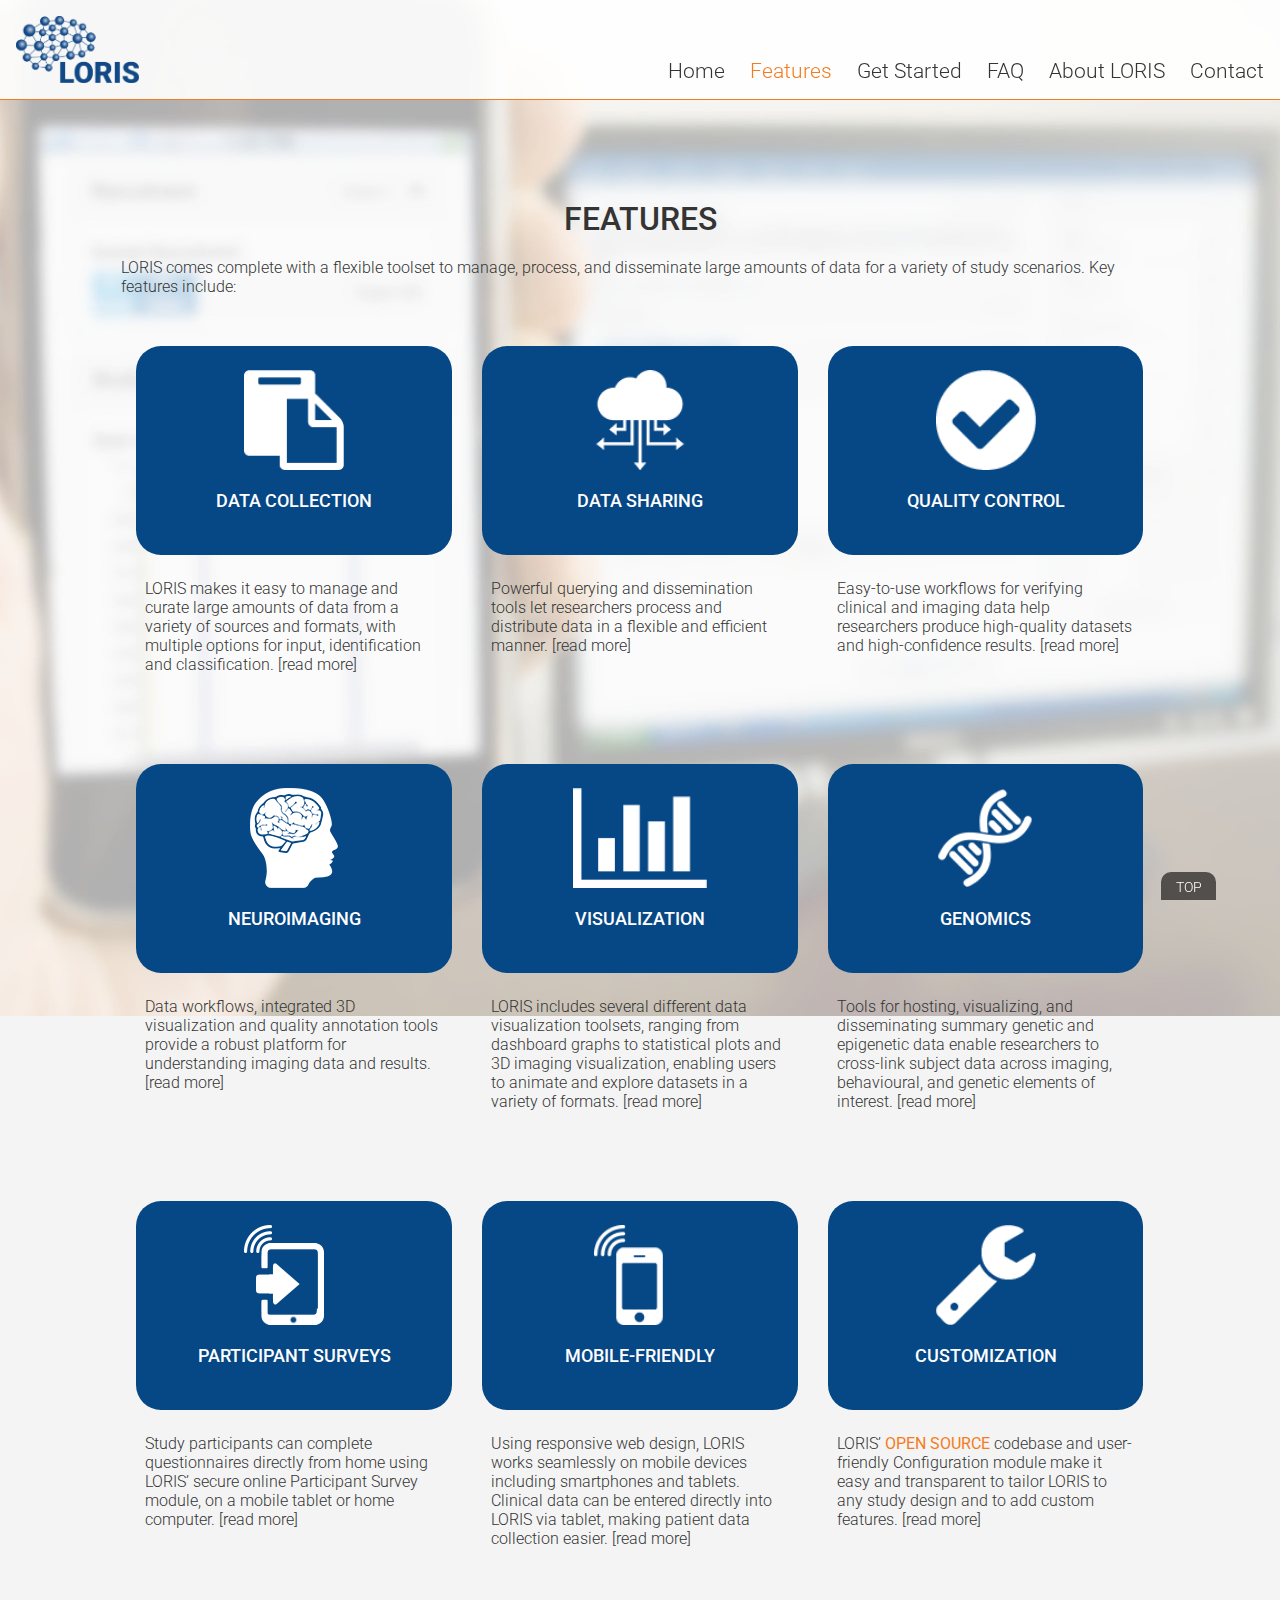
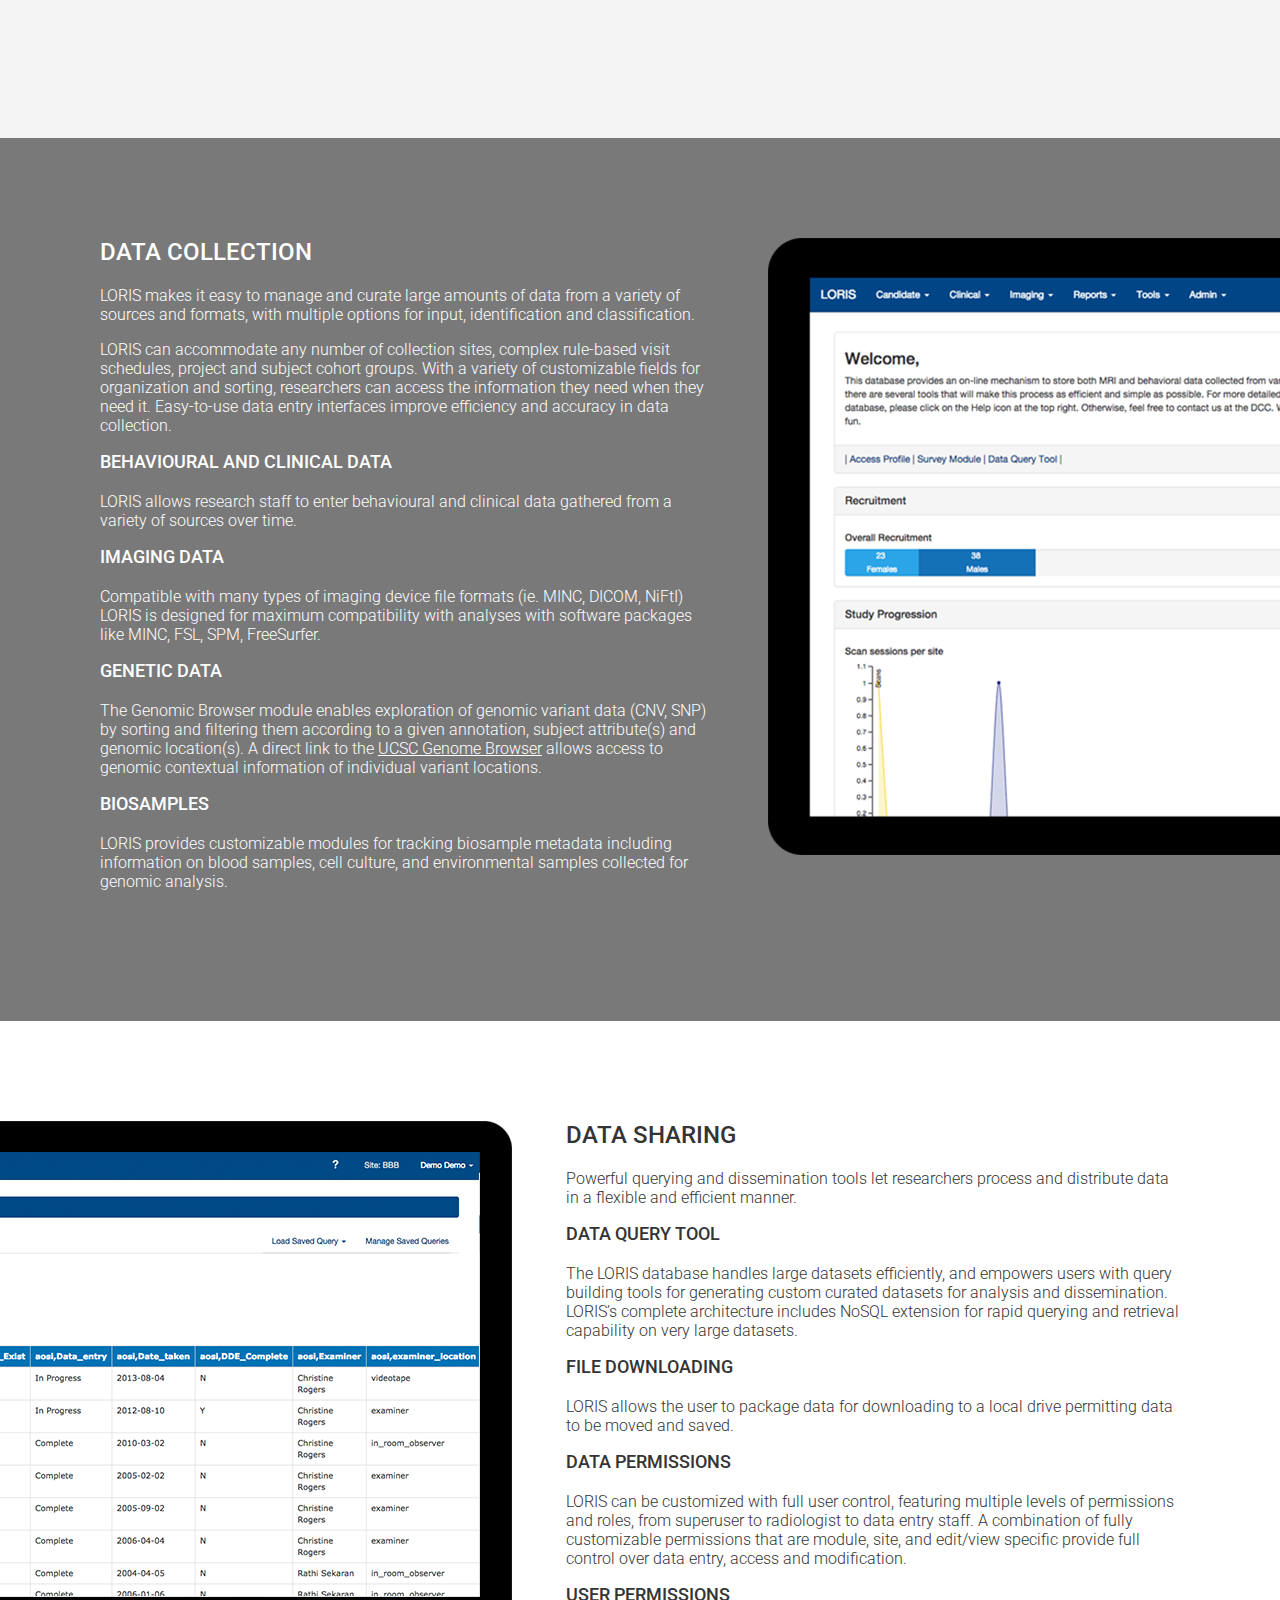
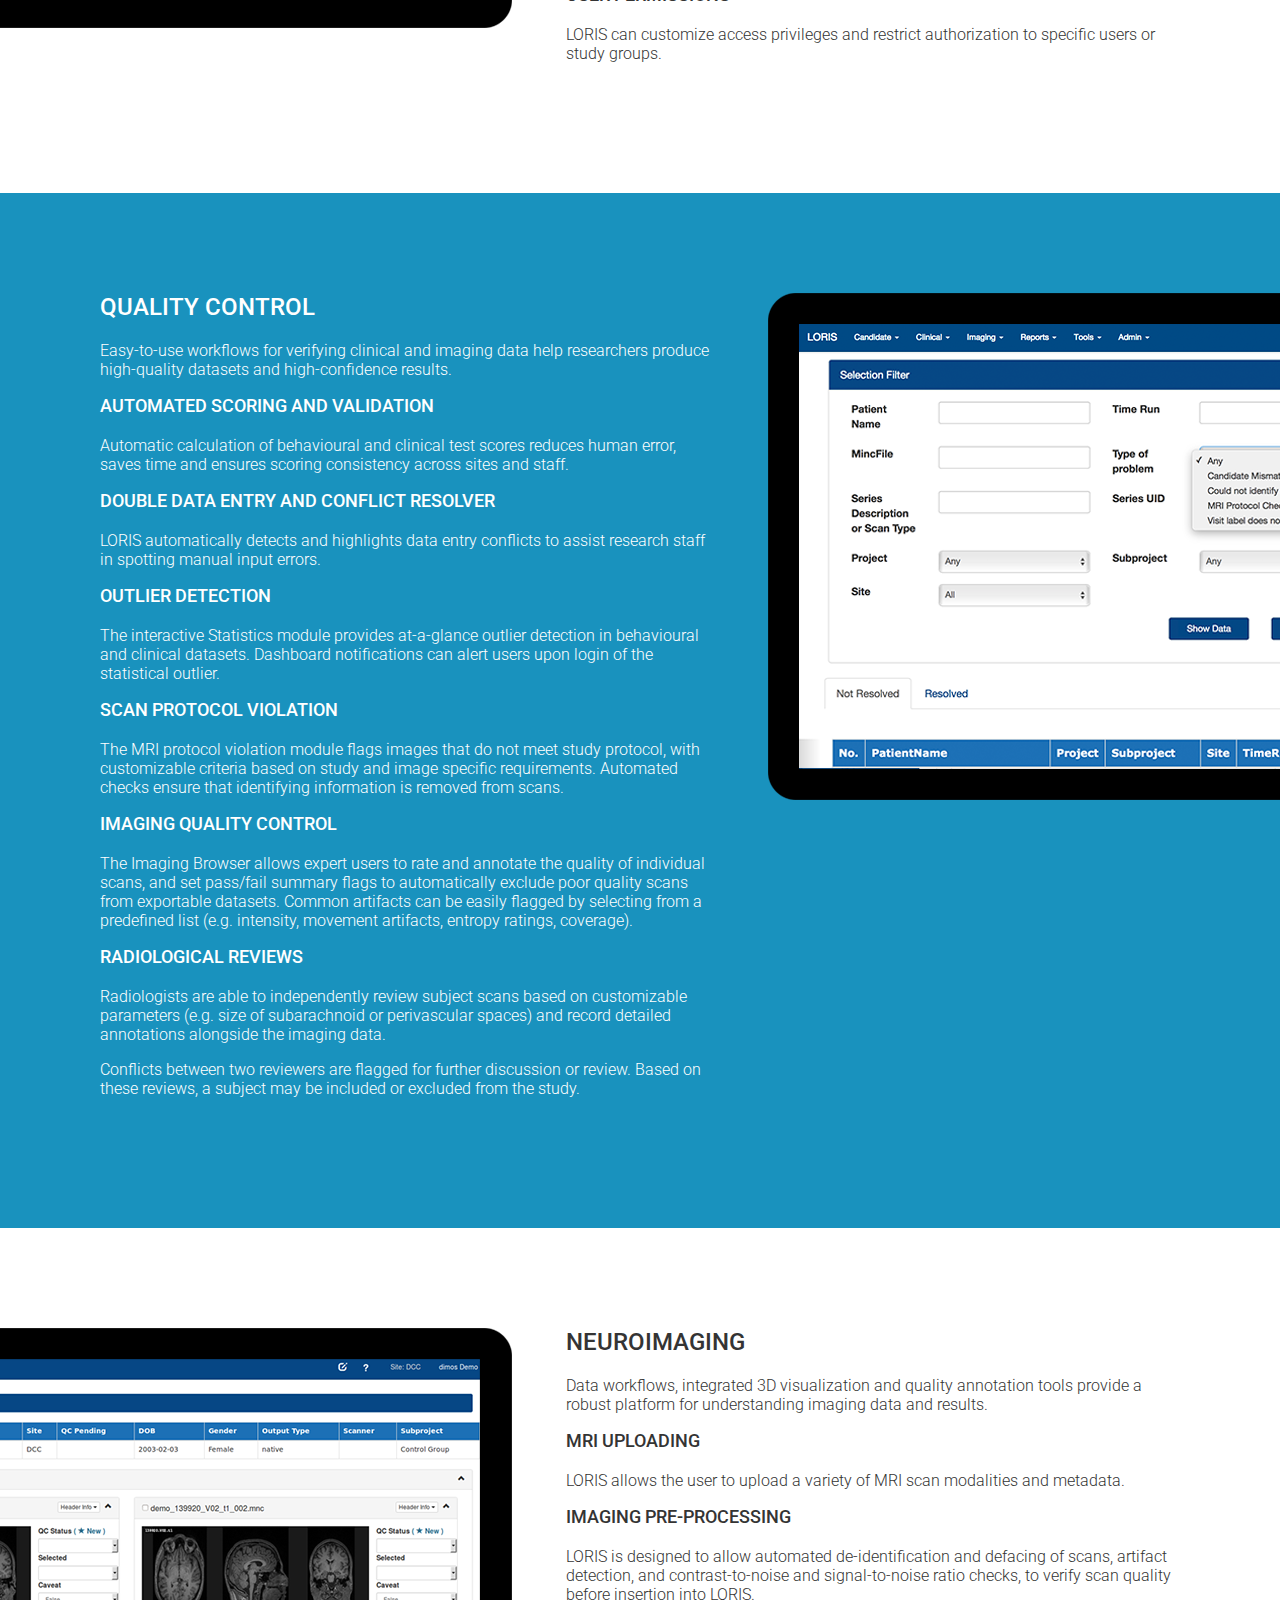
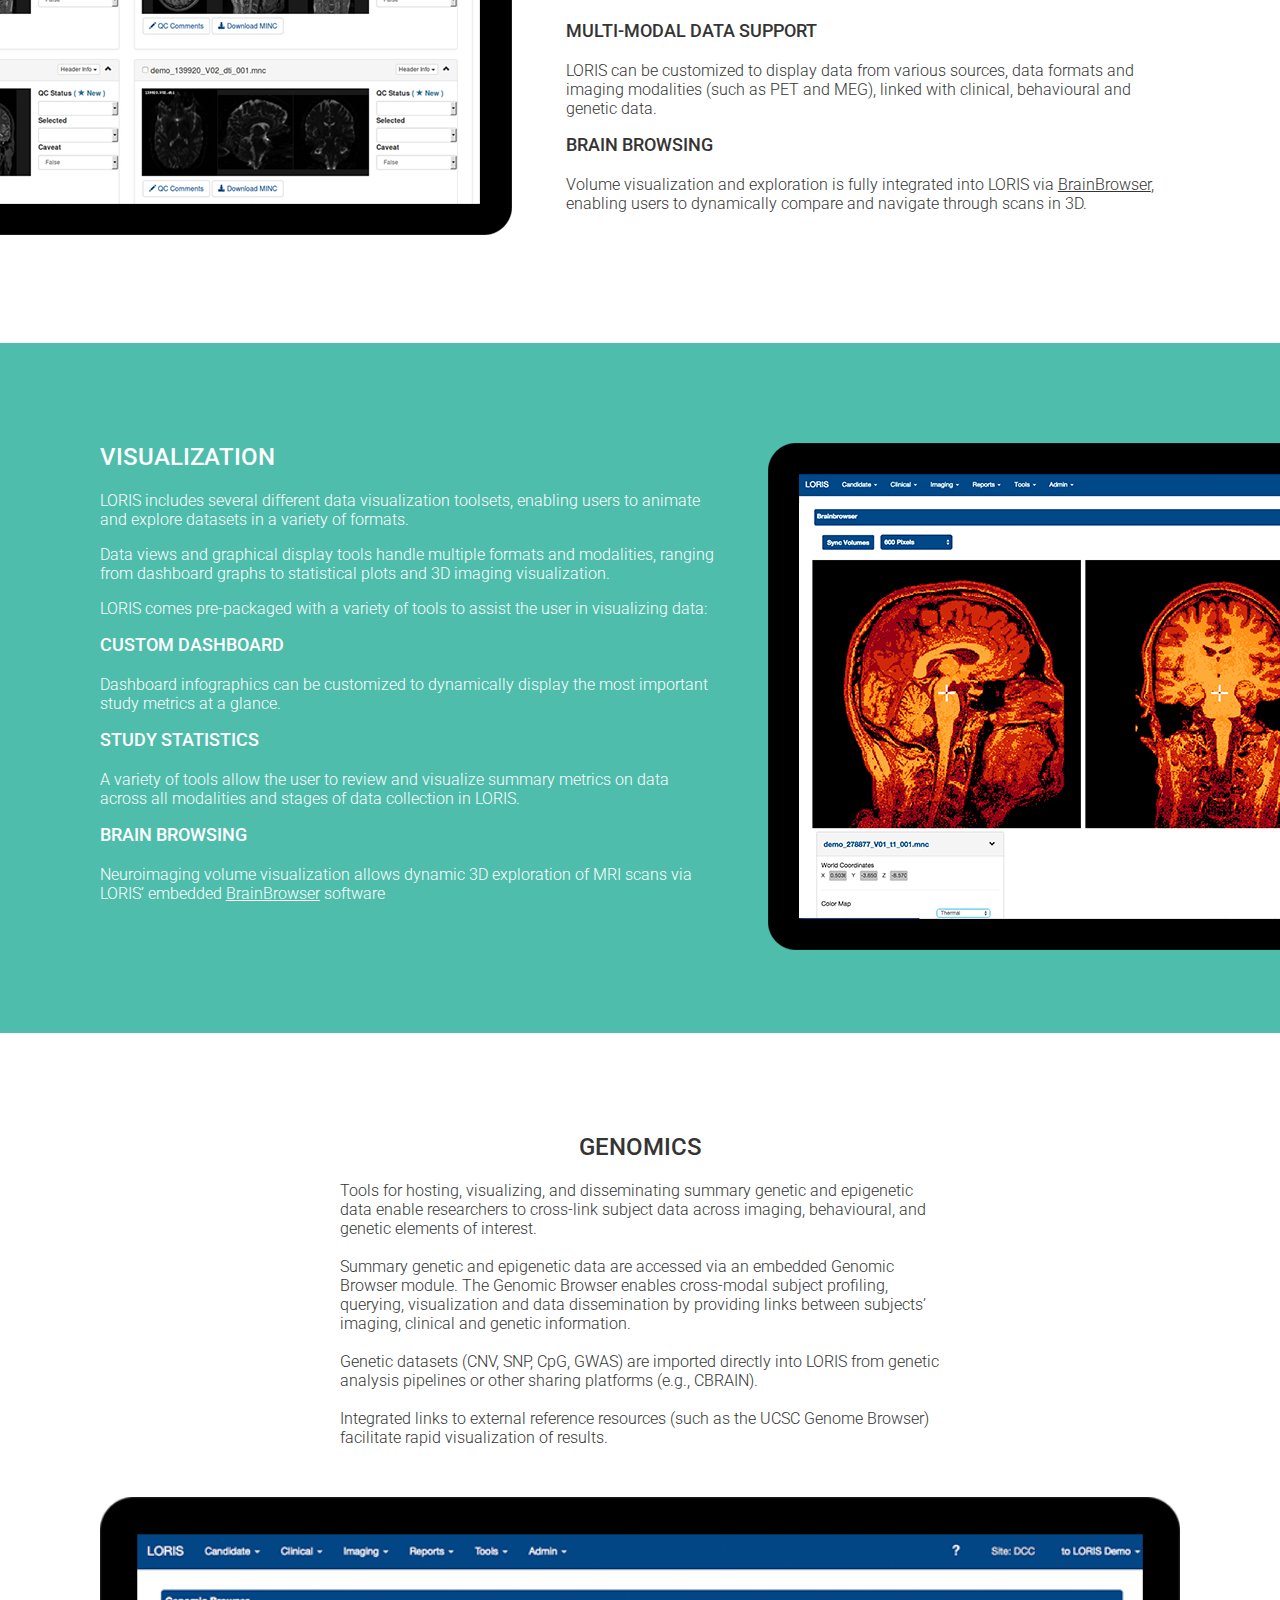
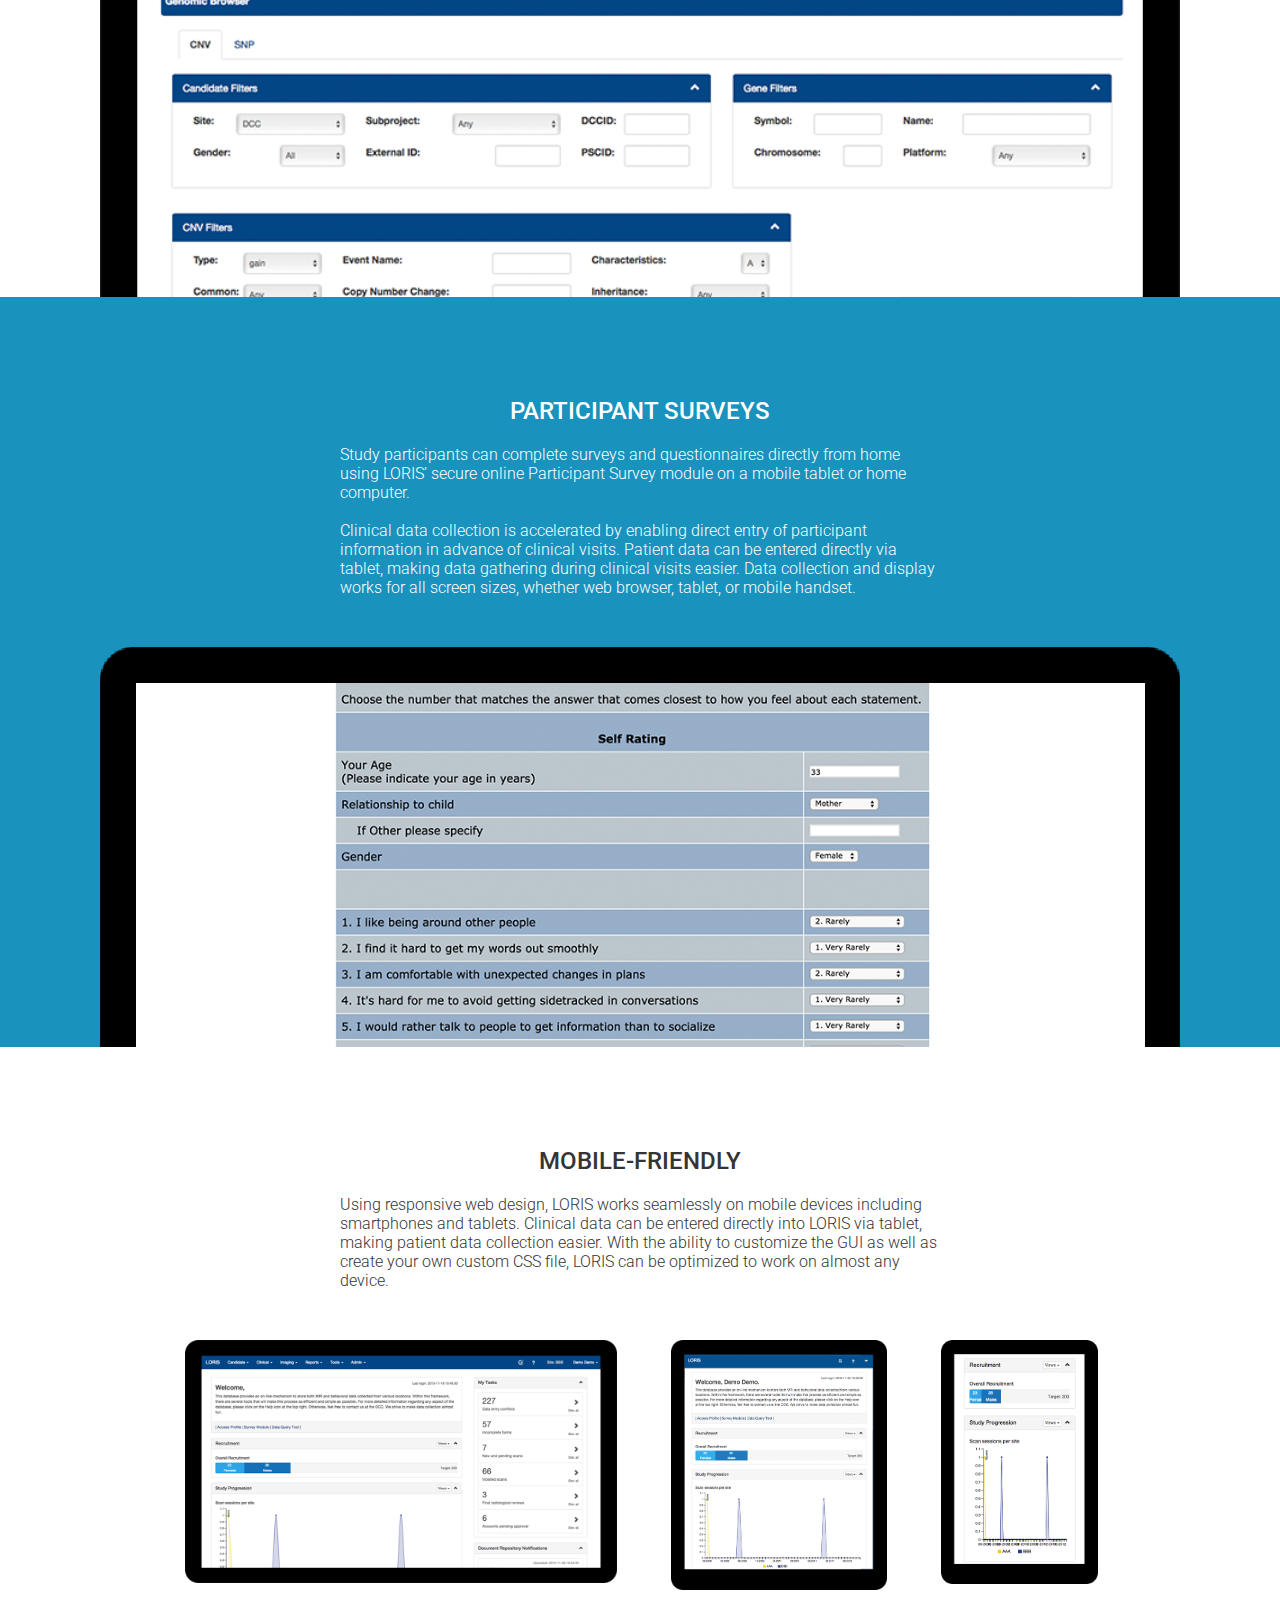
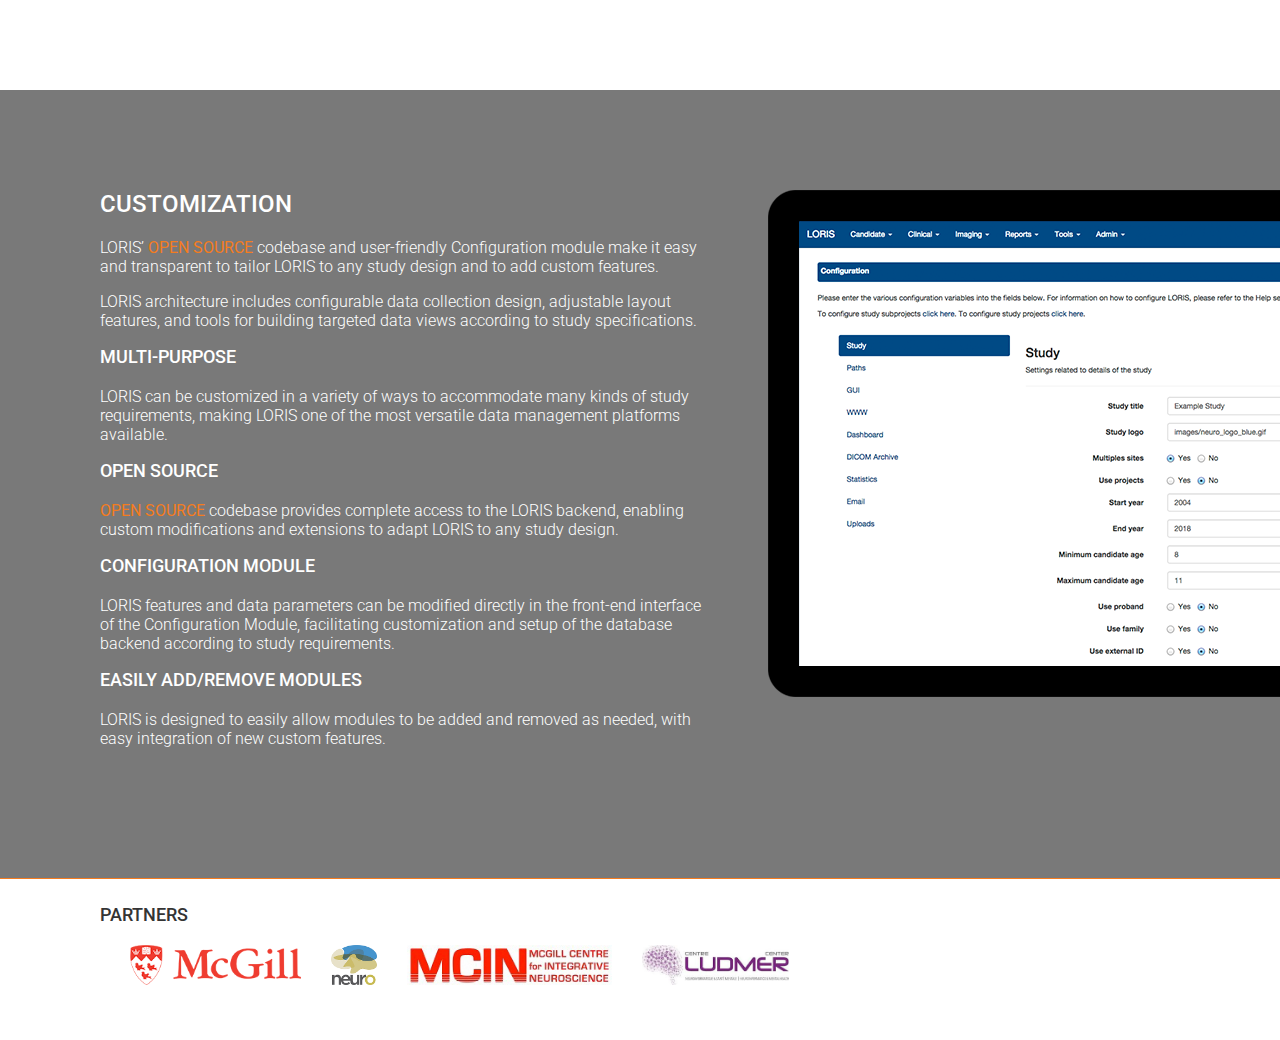
<file: features.html>
<!doctype html>
<html>
<head>
  <meta charset="utf-8">
  <title>LORIS | Features</title>
  <meta name="viewport" content="width=device-width">
  <meta name="description" content="LORIS contains a host of robust features.">
  <meta name="author" content="Derek Lo 2015">

  <link href='https://fonts.googleapis.com/css?family=Roboto:400italic,100,300,400,500' rel='stylesheet' type='text/css'>
<!--[if IE]>
<link href="http://fonts.googleapis.com/css?family=Roboto:400" rel="stylesheet" type="text/css">
<link href="http://fonts.googleapis.com/css?family=Roboto:400italic" rel="stylesheet" type="text/css">
<link href="http://fonts.googleapis.com/css?family=Roboto:100" rel="stylesheet" type="text/css">
<link href="http://fonts.googleapis.com/css?family=Roboto:300" rel="stylesheet" type="text/css">
<link href="http://fonts.googleapis.com/css?family=Roboto:400" rel="stylesheet" type="text/css">
<link href="http://fonts.googleapis.com/css?family=Roboto:500" rel="stylesheet" type="text/css">
<![endif]-->
<link rel="stylesheet" href="css/slicknav.css">
<link href="css/common_styles.css" rel="stylesheet" type="text/css">
<!--<link rel="stylesheet" href="css/font-awesome.min.css">-->
<link rel="stylesheet" href="https://maxcdn.bootstrapcdn.com/font-awesome/4.5.0/css/font-awesome.min.css">
<script src="js/jquery-1.11.2.min.js"></script>
<script src="js/jquery.easing.1.3.js"></script>
<script src="js/jquery.slicknav.js"></script>

<!-- lightbox script -->
<script src="js/jquery.lighter.js" type="text/javascript"></script>
<link href="css/jquery.lighter.css" rel="stylesheet" type="text/css">

<!-- script to match div heights https://github.com/liabru/jquery-match-height-->
<script src="js/jquery.matchHeight-min.js" type="text/javascript"></script> 


<!-- jquery easing, nav animation, div height scripts-->

<script>
$( document ).ready( function() {
  $('a.ease').bind('click',function(event){
    var $anchor = $(this);

    $('html, body').stop().animate({
      scrollTop: $($anchor.attr('href')).offset().top
    }, 1250,'easeInOutExpo');
    event.preventDefault();
  });
});
</script>



</head>

<body>
  <div id="wrapper">
    <header id="top">
      <div class="logodiv">
        <img src="images/LORIS-logo-color.png" alt=""/>
      </div>
      <nav>
        <ul id="main-nav">
          <li><a href="index.html" class="first">Home</a></li>
          <li><a href="features.html" class="active">Features</a></li>
          <li><a href="getstarted.html" class="">Get Started</a></li>
          <li><a href="faq.html" class="">FAQ</a></li>
          <li><a href="about.html" class="">About LORIS</a></li>        
          <li><a href="contact.html" class="">Contact</a></li>
        </ul>

        <!-- slicknav -->
        <div id="menu">
            <ul>
              <li><a href="index.html" class="menu-fx">Home</a></li>
              <li><a href="features.html" class="menu-fx active">Features</a></li>
              <li><a href="getstarted.html" class="menu-fx">Get Started</a></li>
              <li><a href="faq.html" class="menu-fx">FAQ</a></li>
              <li><a href="about.html" class="menu-fx">About LORIS</a></li>
              <li><a href="contact.html" class="menu-fx">Contact</a></li>
            </ul>
        </div>
      </nav>
    </header>

    <section id="to-top">
      <div class="parallax-three">
        <div class="content">
          <div class="holder-big">
            <h1 class="center"> Features</h1>

            <p class="bottom-margin">LORIS comes complete with a flexible toolset to manage, process, and disseminate large amounts of data for a variety of study scenarios. Key features include:</p>
            <div>
              <div class="three-column">
                <a href="#data-collection" class="ease">
                  <div class="blue-content special divheight">
                  <img src="images/ICON-data.png">
                  <h3>Data Collection</h3>
                  </div>
                </a>
                <div class="clear-content">
                  <p>LORIS makes it easy to manage and curate large amounts of data from a variety of sources and formats, with multiple options for input, identification and classification. <a href="#data-collection" class="ease">[read more]</a></p>
                </div>
              </div>
              <div class="three-column">
                <a href="#data-dissemination" class="ease">
                  <div class="blue-content special divheight">
                    <img src="images/ICON-sharing.png" title="Icon created by Freepik">
                    <h3>Data Sharing</h3>
                  </div>
                </a>
                <div class="clear-content">
                  <p>Powerful querying and dissemination tools let researchers process and distribute data in a flexible and efficient manner. <a href="#data-dissemination" class="ease">[read more]</a></p>
                </div>
              </div>
              <div class="three-column">
                <a href="#quality-control" class="ease">
                  <div class="blue-content special divheight">
                    <img src="images/ICON-quality.png">
                    <h3>Quality Control</h3>
                  </div>
                </a>
                <div class="clear-content">
                  <p>Easy-to-use workflows for verifying clinical and imaging data help researchers produce high-quality datasets and high-confidence results. <a href="#quality-control" class="ease">[read more]</a></p>
                </div>
              </div>
            </div>
            <div>
              <div class="three-column">
                <a href="#data-imaging" class="ease">
                  <div class="blue-content special divheight">
                    <img src="images/ICON-imaging.png">
                    <h3>Neuroimaging</h3>
                  </div>
                </a>
                <div class="clear-content">
                  <p>Data workflows, integrated 3D visualization and quality annotation tools provide a robust platform for understanding imaging data and results. <a href="#data-imaging" class="ease">[read more]</a></p>    
                </div>
              </div>
              <div class="three-column">
                <a href="#visualization" class="ease">
                  <div class="blue-content special divheight">
                    <img src="images/ICON-visualization.png">
                    <h3>Visualization</h3>
                  </div>
                </a>
                <div class="clear-content">
                  <p>LORIS includes several different data visualization toolsets, ranging from dashboard graphs to statistical plots and 3D imaging visualization, enabling users to animate and explore datasets in a variety of formats. <a href="#visualization" class="ease">[read more]</a></p>
                </div>
              </div>
              <div class="three-column">
                  <a href="#data-management" class="ease">
                    <div class="blue-content special divheight">
                      <img src="images/ICON-genes.png">
                      <h3>Genomics</h3>
                    </div>
                  </a>
                  <div class="clear-content">
                    <p>Tools for hosting, visualizing, and disseminating summary genetic and epigenetic data enable researchers to cross-link subject data across imaging, behavioural, and genetic elements of interest. <a href="#data-management" class="ease">[read more]</a></p>    
                  </div>
              </div>
              
            </div>
            <div>
              <div class="three-column">
                <a href="#direct-data" class="ease">
                  <div class="blue-content special divheight">
                    <img src="images/ICON-data-entry.png" title="Icon created by Freepik">
                    <h3>Participant Surveys</h3>
                  </div>
                </a>
                <div class="clear-content">
                  <p>Study participants can complete questionnaires directly from home using LORIS’ secure online Participant Survey module, on a mobile tablet or home computer. <a href="#direct-data" class="ease">[read more]</a></p>
                </div>
              </div>
              <div class="three-column">
                <a href="#mobile" class="ease">
                  <div class="blue-content special divheight">
                    <img src="images/ICON-responsive.png">
                  <h3>Mobile-friendly</h3>
                  </div>
                </a>
                <div class="clear-content">
                  <p>Using responsive web design, LORIS works seamlessly on mobile devices including smartphones and tablets. Clinical data can be entered directly into LORIS via tablet, making patient data collection easier.  <a href="#mobile" class="ease">[read more]</a></p>    
                </div>
              </div>
              <div class="three-column">
                <a href="#customization" class="ease">
                  <div class="blue-content special divheight">
                    <img src="images/ICON-customization.png">
                  <h3>Customization</h3>
                  </div>
                </a>
                <div class="clear-content">
                  <p>LORIS’ <em>OPEN SOURCE</em> codebase and user-friendly Configuration module make it easy and transparent to tailor LORIS to any study design and to add custom features. <a href="#customization" class="ease">[read more]</a></p>
                </div>
              </div>
            </div>
          </div>
        </div>
      </div>  
      <div class="clear"></div>
    </section>

    <section id="data-collection">
      <div class="feature-section grey">
        <div class="feature-text-left">
          <h2>Data Collection</h2>
          <p>LORIS makes it easy to manage and curate large amounts of data from a variety of sources and formats, with multiple options for input, identification and classification. </p>

          <p>LORIS can accommodate any number of collection sites, complex rule-based visit schedules, project and subject cohort groups.  With a variety of customizable fields for organization and sorting, researchers can access the information they need when they need it.  Easy-to-use data entry interfaces improve efficiency and accuracy in data collection.</p>
          <ul>
            <li>
              <h3>Behavioural And Clinical Data</h3>
              <p>LORIS allows research staff to enter behavioural and clinical data gathered from a variety of sources over time.  </p>
            </li>
            <li>
              <h3>Imaging Data</h3>
              <p>Compatible with many types of imaging device file formats (ie. MINC, DICOM, NiFtI) LORIS is designed for maximum compatibility with analyses with software packages like MINC, FSL, SPM, FreeSurfer.</p>
            </li>
            <li>
              <h3>Genetic Data</h3>
              <p>The Genomic Browser module enables exploration of genomic variant data (CNV, SNP) by sorting and filtering them according to a given annotation, subject attribute(s) and genomic location(s). A direct link to the <a href="https://genome.ucsc.edu/" target="_blank" class="underline">UCSC Genome Browser</a> allows access to genomic contextual information of individual variant locations.</p>
            </li>
            <li>
              <h3>Biosamples</h3>
              <p>LORIS provides customizable modules for tracking biosample metadata including information on blood samples, cell culture, and environmental samples collected for genomic analysis.</p>
            </li>
          </ul>
        </div>
        <div class="feature-image-right">
          <a href="images/LORIS-home-screen.png" data-lighter><img src="images/LORIS-home-screen.png"></a>
        </div>
      </div>
      <div class="clear"></div>
    </section>

    <section>
      <div class="feature-section white" id="data-dissemination">
        <div class="feature-text-right">
          <h2>Data Sharing</h2>
          <p>Powerful querying and dissemination tools let researchers process and distribute data in a flexible and efficient manner.</p>
          <ul>
            <li>
              <h3>Data Query Tool</h3>
              <p>The LORIS database handles large datasets efficiently, and empowers users with query building tools for generating custom curated datasets for analysis and dissemination.  LORIS’s complete architecture includes NoSQL extension for rapid querying and retrieval capability on very large datasets.</p>
            </li>
            <li>
              <h3>File Downloading</h3>
              <p>LORIS allows the user to package data for downloading to a local drive permitting data to be moved and saved.</p>
            </li>
            <li>
              <h3>Data Permissions</h3>
              <p>LORIS can be customized with full user control, featuring multiple levels of permissions and roles, from superuser to radiologist to data entry staff. A combination of fully customizable permissions that are module, site, and edit/view specific provide full control over data entry, access and modification.</p>
            </li>
            <li>
              <h3>User Permissions</h3>
              <p>LORIS can customize access privileges and restrict authorization to specific users or study groups.</p>
            </li>
          </ul>
        </div>
        <div class="feature-image-left">
          <a href="images/LORIS-sharing-screen.png" data-lighter><img src="images/LORIS-sharing-screen.png"></a>
        </div>
      </div>
      <div class="clear"></div>
    </section>
 

    <section>
      <div class="feature-section blue" id="quality-control">
        <div class="feature-text-left">
          <h2>Quality Control</h2>
          <p>Easy-to-use workflows for verifying clinical and imaging data help researchers produce high-quality datasets and high-confidence results.</p>
          <ul>
            <li>
              <h3>Automated Scoring and Validation</h3>
              <p>Automatic calculation of behavioural and clinical test scores reduces human error, saves time and ensures scoring consistency across sites and staff.</p>
            </li>
            <li>
              <h3>Double Data Entry and Conflict Resolver</h3>
              <p>LORIS automatically detects and highlights data entry conflicts to assist research staff in spotting manual input errors.</p>
            </li>
            <li>
              <h3>Outlier Detection</h3>
              <p>The interactive Statistics module provides at-a-glance outlier detection in behavioural and clinical datasets.  Dashboard notifications can alert users upon login of the statistical outlier.</p>
            </li>
            <li>
              <h3>Scan Protocol Violation</h3>
              <p>The MRI protocol violation module flags images that do not meet study protocol, with customizable criteria based on study and image specific requirements.  Automated checks ensure that identifying information is removed from scans.</p>
            </li>
            <li>
              <h3>Imaging Quality Control</h3>
              <p>The Imaging Browser allows expert users to rate and annotate the quality of individual scans, and set pass/fail summary flags to automatically exclude poor quality scans from exportable datasets. Common artifacts can be easily flagged by selecting from a predefined list (e.g. intensity, movement artifacts, entropy ratings, coverage).</p>
            </li>
            <li>
              <h3>Radiological Reviews</h3>
              <p>Radiologists are able to independently review subject scans based on customizable parameters (e.g. size of subarachnoid or perivascular spaces) and record detailed annotations alongside the imaging data.</p>
              <p>Conflicts between two reviewers are flagged for further discussion or review. Based on these reviews, a subject may be included or excluded from the study.</p>
            </li>
          </ul>
        </div>
        <div class="feature-image-right">
          <a href="images/LORIS-quality-screen.png" data-lighter><img src="images/LORIS-quality-screen.png"></a>
        </div>
      </div>
      <div class="clear"></div>
    </section>

    <section>
      <div class="feature-section white" id="data-imaging">
        <div class="feature-text-right">
          <h2>Neuroimaging</h2>
          <p>Data workflows, integrated 3D visualization and quality annotation tools provide a robust platform for understanding imaging data and results.</p>
          <ul>
            <li>
              <h3>MRI Uploading</h3>
              <p>LORIS allows the user to upload a variety of MRI scan modalities and metadata.</p>
            </li>
            <li>
              <h3>Imaging Pre-Processing</h3>
              <p>LORIS is designed to allow automated de-identification and defacing of scans, artifact detection, and contrast-to-noise and signal-to-noise ratio checks, to verify scan quality before insertion into LORIS.</p>
            </li>
            <li>
              <h3>Multi-Modal Data Support</h3>
              <p>LORIS can be customized to display data from various sources, data formats and imaging modalities (such as PET and MEG), linked with clinical, behavioural and genetic data.</p>
            </li>
            <li>
              <h3>Brain Browsing</h3>
              <p>Volume visualization and exploration is fully integrated into LORIS via <a href="http://mcin.ca/neuroimagingtechnologies/brainbrowser/" class="underline" target="_blank">BrainBrowser</a>, enabling users to dynamically compare and navigate through scans in 3D.</p>
            </li>
          </ul>
        </div>
        <div class="feature-image-left">
          <a href="images/LORIS-neuroimaging-screen.png" data-lighter><img src="images/LORIS-neuroimaging-screen.png"></a>
        </div>
      </div>
      <div class="clear"></div>
    </section>

    <section>
      <div class="feature-section teal" id="visualization">
        <div class="feature-text-left">
          <h2>Visualization</h2>
          <p>LORIS includes several different data visualization toolsets, enabling users to animate and explore datasets in a variety of formats.</p>
          <p>Data views and graphical display tools handle multiple formats and modalities, ranging from dashboard graphs to statistical plots and 3D imaging visualization.</p> 
          <p>LORIS comes pre-packaged with a variety of tools to assist the user in visualizing data:</p>
          <ul>
            <li>
              <h3>Custom Dashboard</h3>
              <p>Dashboard infographics can be customized to dynamically display the most important study metrics at a glance.</p>
            </li>
            <li>
              <h3>Study Statistics</h3>
              <p>A variety of tools allow the user to review and visualize summary metrics on data across all modalities and stages of data collection in LORIS.</p>
            </li>
            <li>
              <h3>Brain Browsing</h3>
              <p>Neuroimaging volume visualization allows dynamic 3D exploration of MRI scans via LORIS’ embedded <a href="http://mcin.ca/neuroimagingtechnologies/brainbrowser/" class="underline" target="_blank">BrainBrowser</a> software</p>
            </li>
          </ul>
        </div>
        <div class="feature-image-right">
          <a href="images/LORIS-visualization-screen.png" data-lighter><img src="images/LORIS-visualization-screen.png"></a>
        </div>
      </div>
      <div class="clear"></div>
    </section>

    <section>
      <div class="feature-section white" id="data-management">
        <div class="block bottom-padding-none top-padding-none">
          <h2 class="center ">Genomics</h2>
          <p class="feature-p fix">Tools for hosting, visualizing, and disseminating summary genetic and epigenetic data enable researchers to cross-link subject data across imaging, behavioural, and genetic elements of interest.<br>

          <br>Summary genetic and epigenetic data are accessed via an embedded Genomic Browser module. The Genomic Browser enables cross-modal subject profiling, querying, visualization and data dissemination by providing links between subjects’ imaging, clinical and genetic information.<br>

          <br>Genetic datasets (CNV, SNP, CpG, GWAS) are imported directly into LORIS from genetic analysis pipelines or other sharing platforms (e.g., CBRAIN). <br>

          <br>Integrated links to external reference resources (such as the UCSC Genome Browser) facilitate rapid visualization of results.</p>
          <div class="feature-image-center">
            <a href="images/LORIS-genomic-screen.png" data-lighter><img src="images/LORIS-genomic-screen.png"></a>
          </div>   
        </div>
        
        <div class="clear"></div>
    </section>

    <section>
      <div class="feature-section blue" id="direct-data">
        <div class="block bottom-padding-none top-padding-none">
          <h2 class="center">Participant Surveys</h2>
          <p class="feature-p fix">Study participants can complete surveys and questionnaires directly from home using LORIS’ secure online Participant Survey module on a mobile tablet or home computer.<br>
          <br>Clinical data collection is accelerated by enabling direct entry of participant information in advance of clinical visits.   Patient data can be entered directly via tablet, making data gathering during clinical visits easier.  Data collection and display works for all screen sizes, whether web browser, tablet, or mobile handset.</p>
          <div class="feature-image-center">
            <a href="images/LORIS-survey-screen.png" data-lighter><img src="images/LORIS-survey-screen.png"></a>
          </div>   
        </div>
      </div>
    </section>

    <section>
      <div class="feature-section white" id="mobile">
        <div class="block top-padding-none">
          <h2 class="center">MOBILE-FRIENDLY</h2>
          <p class="feature-p fix">Using responsive web design, LORIS works seamlessly on mobile devices including  smartphones and tablets.  Clinical data can be entered directly into LORIS via tablet, making patient data collection easier.  With the ability to customize the GUI as well as create your own custom CSS file, LORIS can be optimized to work on almost any device.</p>
          <a href="images/LORIS-home-screen.png" data-lighter><img src="images/LORIS-home-screen.png" class="responsive-big"></a>
          <a href="images/LORIS-tablet-screen.png" data-lighter><img src="images/LORIS-tablet-screen.png" class="responsive-med"></a>
          <a href="images/LORIS-phone-screen.png" data-lighter><img src="images/LORIS-phone-screen.png" class="responsive-small"></a>
        <div class="clear"></div>
    </section>

    <section>
      <div class="feature-section grey" id="customization">
        <div class="feature-text-left">
          <h2>Customization</h2>
          <p>LORIS’ <em>OPEN SOURCE</em> codebase and user-friendly Configuration module make it easy and transparent to tailor LORIS to any study design and to add custom features. </p>

          <p>LORIS architecture includes configurable data collection design, adjustable layout features, and tools for building targeted data views according to study specifications.</p>
          <ul>
            <li>
              <h3>MULTI-PURPOSE</h3>
              <p>LORIS can be customized in a variety of ways to accommodate many kinds of study requirements, making LORIS one of the most versatile data management platforms available.</p>
            </li>
            <li>
              <h3>OPEN SOURCE</h3>
              <p><em>OPEN SOURCE</em> codebase provides complete access to the LORIS backend, enabling custom modifications and extensions to adapt LORIS to any study design.</p>
            </li>
            <li>
              <h3>CONFIGURATION MODULE</h3>
              <p>LORIS features and data parameters can be modified directly in the front-end interface of the Configuration Module, facilitating customization and setup of the database backend according to study requirements.</p>
            </li>
            <li>
              <h3>EASILY ADD/REMOVE MODULES</h3>
              <p>LORIS is designed to easily allow modules to be added and removed as needed, with easy integration of new custom features.</p>
            </li>
          </ul>
        </div>
        <div class="feature-image-right">
          <a href="images/LORIS-customize-screen.png" data-lighter><img src="images/LORIS-customize-screen.png"></a>
        </div>
      </div>
      <div class="clear"></div>
    </section>
<!--
    <section id="direct-data">
      <div class="parallax-four">
        <h2 class="center">Direct Data Entry</h2>
        <p class="feature-p fix">Study participants can complete questionnaires directly from home using LORIS’ secure online Survey module, on a mobile tablet or home computer.<br>
        <br>Clinical data collection is accelerated by enabling direct entry of participant information in advance of clinical visits.   Patient data can be entered directly via tablet, making data gathering during clinical visits easier.  <br>
        <br> Direct data collection and display works for all screen sizes, whether web browser, tablet, or mobile handset.</p>
        <div class="clear"></div>
    </section>
-->
    <footer>
      <ul class="footer-nav">
        <li><a href="#">Github</a></li>
        <li><a href="#">Wiki</a></li>
        <li><a href="#">Careers</a></li>
      </ul>
      <h3>Partners </h3>
      <div class="clear"></div>
      <a href="https://www.mcgill.ca/" target="_blank"><img src="images/logo-mcgill.png" alt="McGill Logo"></a>
      <a href="http://www.mcgill.ca/neuro/" target="_blank"><img src="images/logo-neuro.png" alt="Neuro Logo"></a>
      <a href="http://mcin.ca/" target="_blank"><img src="images/logo-mcin.png" alt="MCIN Logo"></a>
      <a href="http://ludmercentre.ca/" target="_blank"><img src="images/logo-ludmer.png" alt="Ludmer Centre Logo"></a>
    </footer>

    <a href="#to-top" class="ease"><div class="top-button">TOP</div></a>

<!-- slicknav script, nav animation, div height scripts -->

<script type="text/javascript">
  $(document).ready(function(){
    $('#menu').slicknav({label:''});
  });

  $(window).scroll(function() {
    if ($(this).scrollTop() > 1){  
        $('#top').addClass("mini");
    }
    else{
        $('#top').removeClass("mini");
    }
  });

  $(function() {
    $('.divheight').matchHeight({
    byRow: true,
    property: 'height',
    target: null,
    remove: false
    });
  });
</script>
 </body>
 <html>
</file>
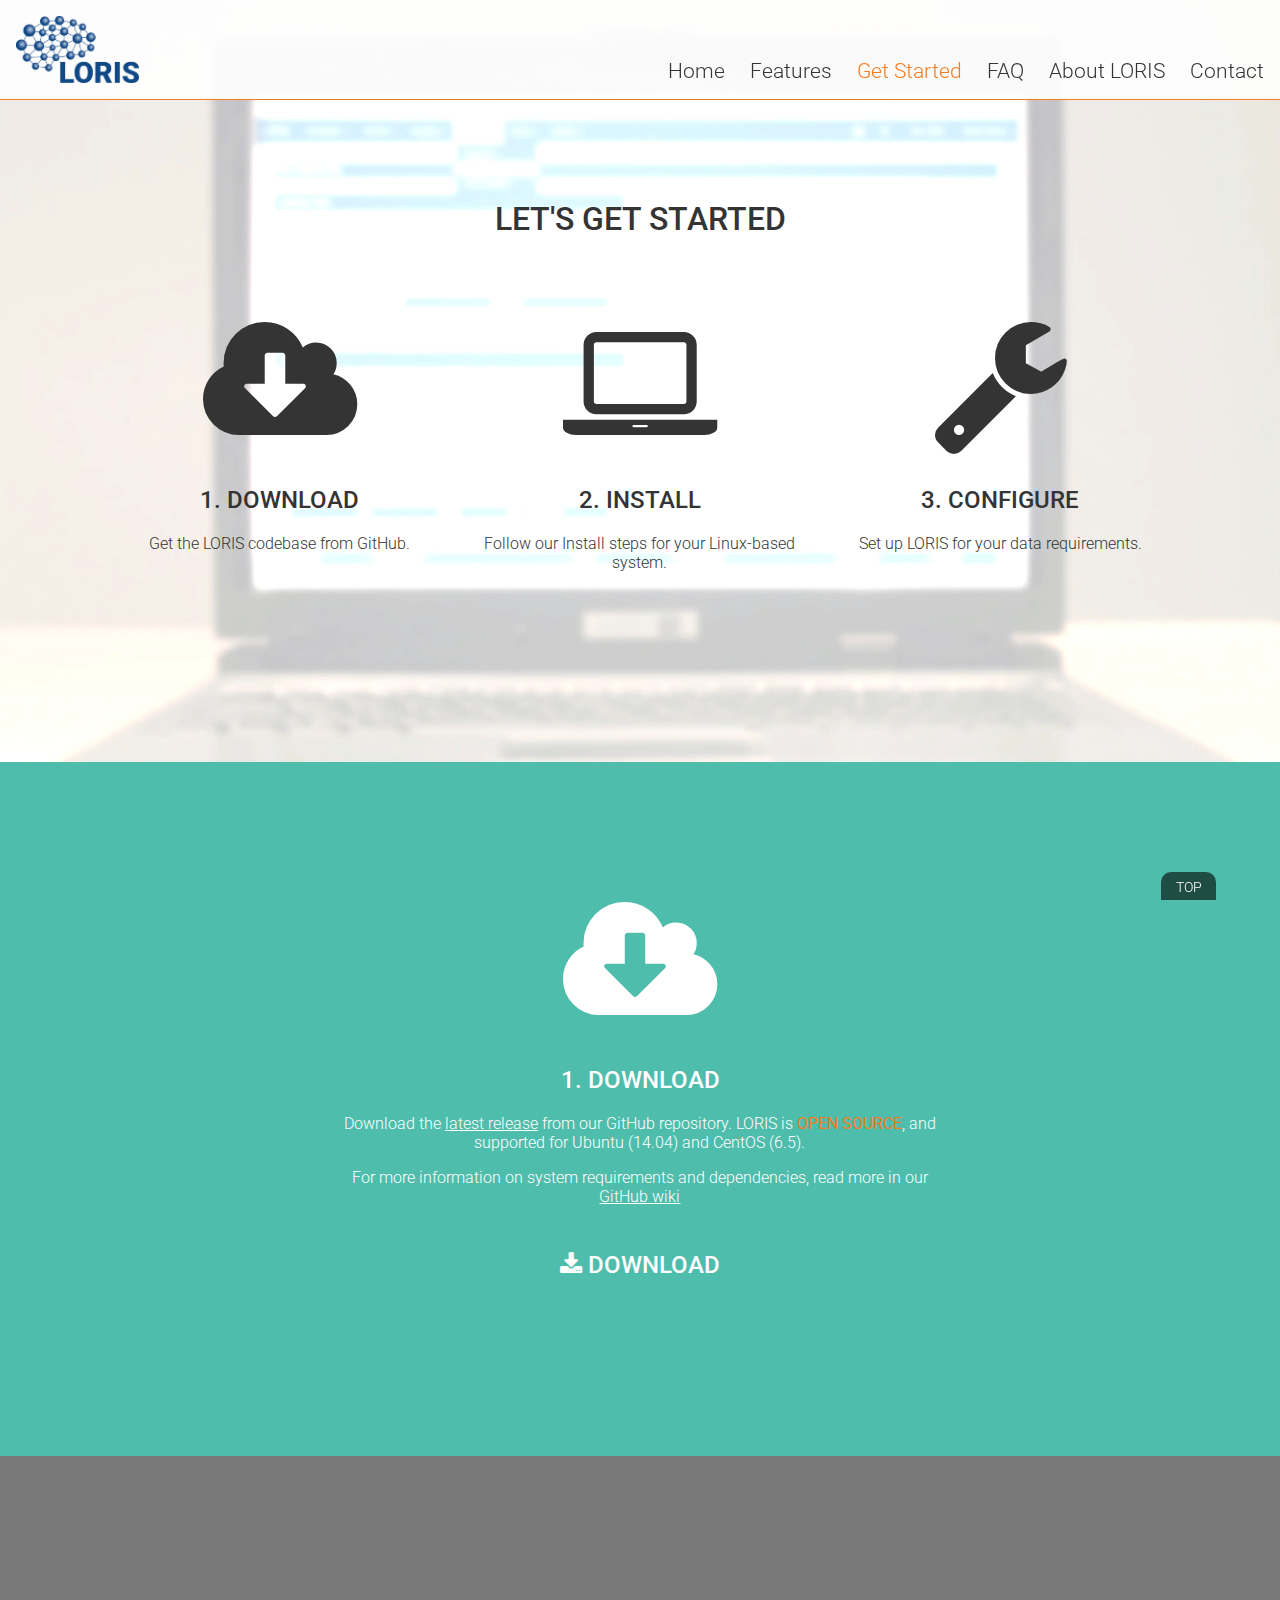
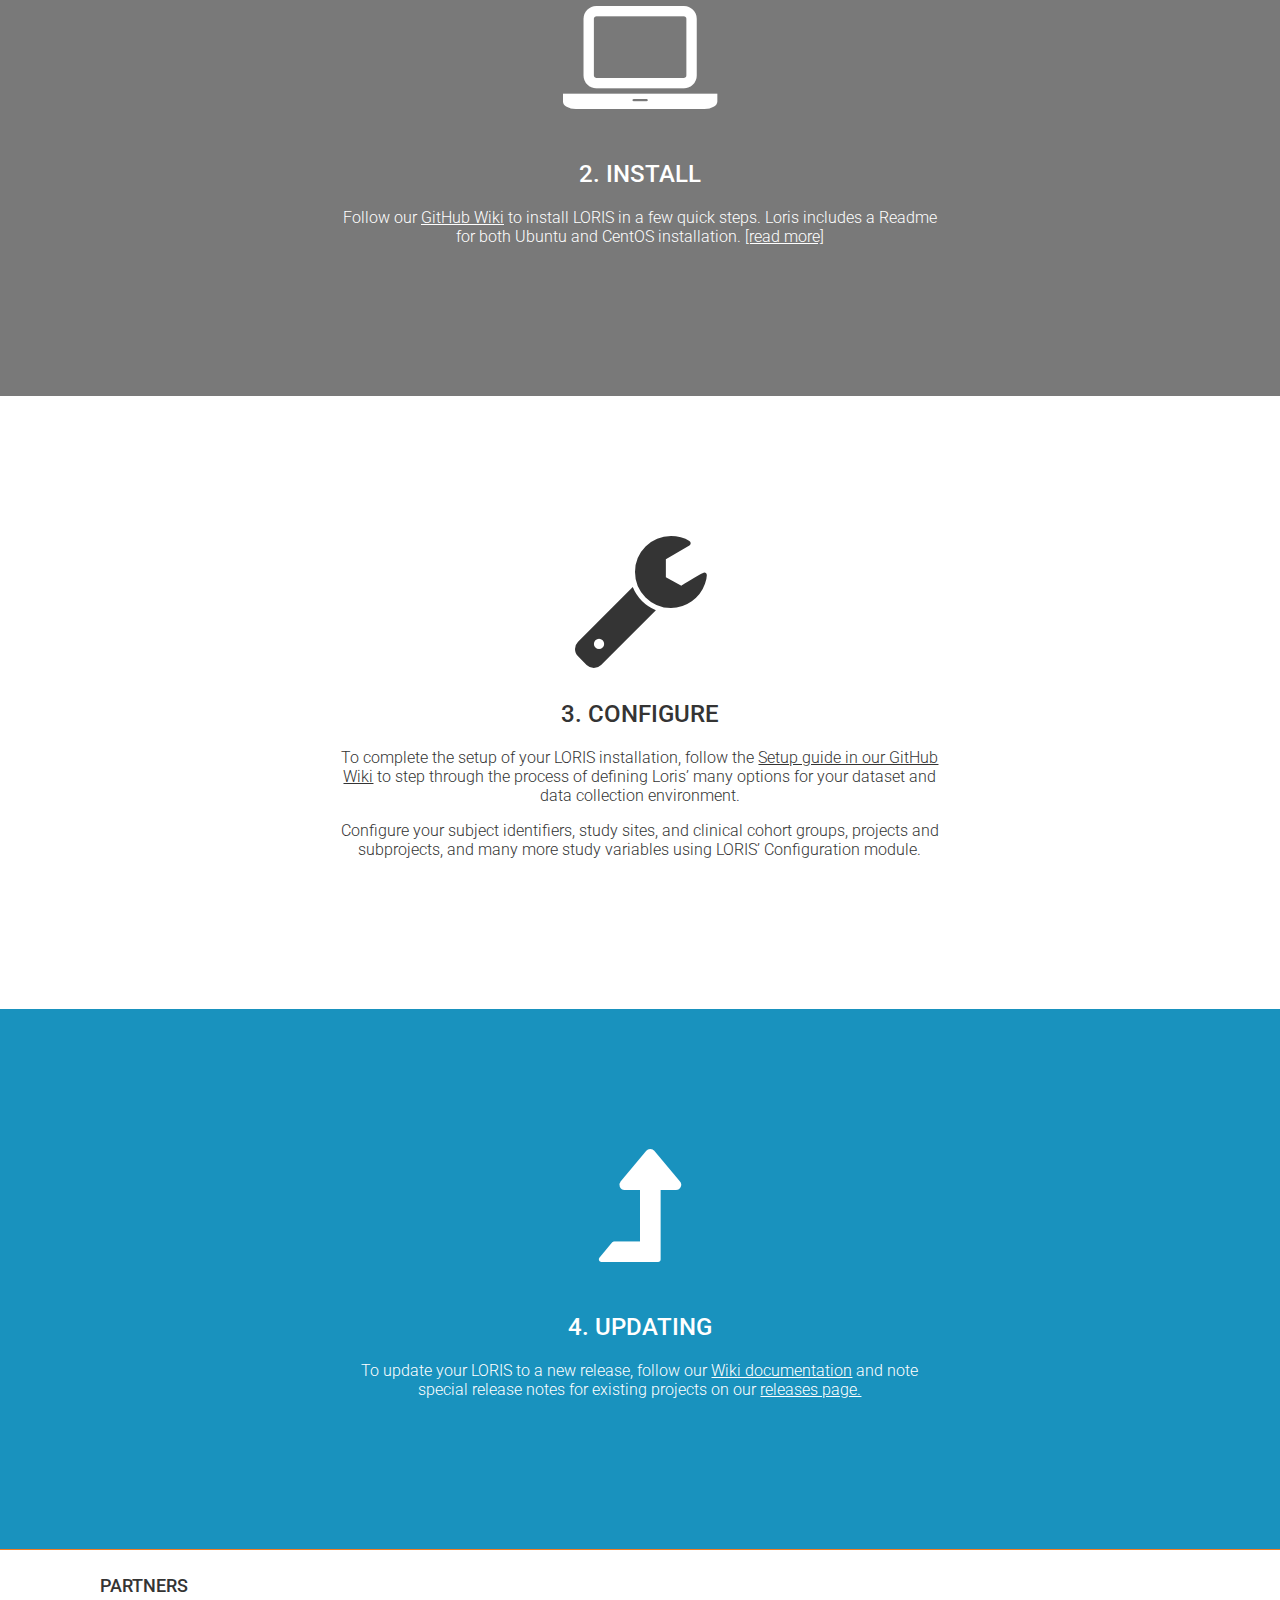
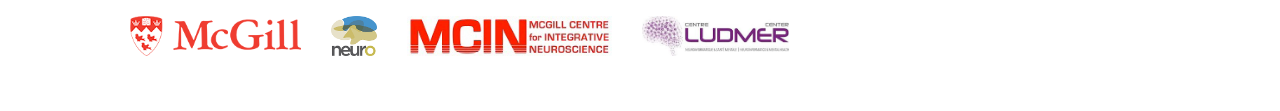
<file: getstarted.html>
<!doctype html>
<html>
<head>
  <meta charset="utf-8">
  <title>LORIS | Get Started</title>
  <meta name="viewport" content="width=device-width">
  <meta name="description" content="Steps to download and install LORIS">
  <meta name="author" content="Derek Lo 2015">

  <link href='https://fonts.googleapis.com/css?family=Roboto:400italic,100,300,400,500' rel='stylesheet' type='text/css'>
<!--[if IE]>
<link href="http://fonts.googleapis.com/css?family=Roboto:400" rel="stylesheet" type="text/css">
<link href="http://fonts.googleapis.com/css?family=Roboto:400italic" rel="stylesheet" type="text/css">
<link href="http://fonts.googleapis.com/css?family=Roboto:100" rel="stylesheet" type="text/css">
<link href="http://fonts.googleapis.com/css?family=Roboto:300" rel="stylesheet" type="text/css">
<link href="http://fonts.googleapis.com/css?family=Roboto:400" rel="stylesheet" type="text/css">
<link href="http://fonts.googleapis.com/css?family=Roboto:500" rel="stylesheet" type="text/css">
<![endif]-->
<link rel="stylesheet" href="css/slicknav.css">
<link href="css/common_styles.css" rel="stylesheet" type="text/css">
<!--<link rel="stylesheet" href="css/font-awesome.min.css">-->
<link rel="stylesheet" href="https://maxcdn.bootstrapcdn.com/font-awesome/4.5.0/css/font-awesome.min.css">
<script src="js/jquery-1.11.2.min.js"></script>
<script src="js/jquery.easing.1.3.js"></script>
<script src="js/jquery.slicknav.js"></script>

<!-- script to match div heights https://github.com/liabru/jquery-match-height-->
<script src="js/jquery.matchHeight-min.js" type="text/javascript"></script> 


<!-- jquery easing, nav animation, div height scripts-->

<script>
$( document ).ready( function() {
  $('a.ease').bind('click',function(event){
    var $anchor = $(this);

    $('html, body').stop().animate({
      scrollTop: $($anchor.attr('href')).offset().top
    }, 1250,'easeInOutExpo');
    event.preventDefault();
  });
});
</script>



</head>

<body>
  <div id="wrapper">
    <header id="top">
      <div class="logodiv">
        <img src="images/LORIS-logo-color.png" alt=""/>
      </div>
      <nav>
        <ul id="main-nav">
          <li><a href="index.html" class="first">Home</a></li>
          <li><a href="features.html" class="">Features</a></li>
          <li><a href="getstarted.html" class="active">Get Started</a></li>
          <li><a href="faq.html" class="">FAQ</a></li>
          <li><a href="about.html" class="">About LORIS</a></li>
          <li><a href="contact.html" class="">Contact</a></li>
        </ul>

        <!-- slicknav -->
        <div id="menu">
            <ul>
              <li><a href="index.html" class="menu-fx">Home</a></li>
              <li><a href="features.html" class="menu-fx">Features</a></li>
              <li><a href="getstarted.html" class="menu-fx active">Get Started</a></li>
              <li><a href="faq.html" class="menu-fx">FAQ</a></li>
              <li><a href="about.html" class="menu-fx">About LORIS</a></li>
              <li><a href="contact.html" class="menu-fx">Contact</a></li>
            </ul>
        </div>
      </nav>
    </header>

    <section id="to-top">
      <div class="parallax-five">
        <div class="content">
          <h1 class="center">Let's Get Started</h1>
          <div class="three-column">
            <div class="clear-content center ">
              <a href="#one" class="ease"><i class="fa fa-cloud-download big text ro"></i>
              <h2 class="center">1. Download</h2>
              <p>Get the LORIS codebase from GitHub.</p></a>
            </div>
          </div>

          <div class="three-column">
            <div class="clear-content center ">
              <a href="#two" class="ease"><i class="fa fa-laptop big text ro"></i>
              <h2 class="center">2. Install</h2>
              <p>Follow our Install steps for your Linux-based system.</p></a>
            </div>
          </div>  

          <div class="three-column">
            <div class="clear-content center ">
              <a href="#three" class="ease"><i class="fa fa-wrench big text ro"></i>
              <h2 class="center">3. Configure</h2>
              <p>Set up LORIS for your data requirements.</p></a>
            </div>
          </div> 
          <div class="clear"></div> 
        </div>
      </div>
      
    </section>

    <section id="one">
        <div class="teal block">
          <!--<h1 class="center"> Get Started</h1>-->
          <i class="fa fa-cloud-download big center"></i>
          <h2 class="center"> 1. Download </h2>
          <div class="feature-p">
            <p class="center"> Download the <a href="https://github.com/aces/Loris/releases" class="underline" target="_blank">latest release</a> from our GitHub repository. LORIS is <em>OPEN SOURCE</em>, and supported for Ubuntu (14.04) and CentOS (6.5).</p>
            <p class="center">For more information on system requirements and dependencies, read more in our <a fref="https://github.com/aces/Loris/wiki/Install-Script" class="underline" target="_blank">GitHub wiki</a></p>
            <h2 class="center"><a href="https://github.com/aces/LORIS" target="_blank"><i class="fa fa-download"></i> Download</a></h2>
            <!--
            <div class="requirements">
              <h3 class ="center">Linux Requirements </h3>
              <ul>
                <li>LINUX (supported on Ubuntu 14.04 and CentOS 6.5) or Mac OS X (tested for Mavericks - OS X 10.9)</li>
                <li>Apache2 (libapache2-mod-php5)</li>
                <li>MySQL (libmysqlclient15-dev mysql-client mysql-server)</li>
                <li>PHP/PEAR 5.3+ (php5 php-pear php5-mysql php5-gd)</li>
                <li>php5-json (for Debian/Ubuntu distributions)</li>
                <li>Smarty 3</li>
                <li>Package manager (for LINUX distributions)</li>
                <li>Composer</li>
              </ul>
              <h2 class="center"><a href="https://github.com/aces/LORIS" target="_blank"><i class="fa fa-download"></i> Download</a></h2>
            </div>-->
          <div class="clear"></div>
    </section>

    <section id="two">
      <div class="block grey">
        <i class="fa fa-laptop big center"></i>
        <h2 class="center"> 2. Install </h2>
        
        <div class="feature-p center">
          <p>Follow our <a href="https://github.com/aces/Loris/wiki/Install-Script" class="underline" target="_blank">GitHub Wiki</a> to install LORIS in a few quick steps. Loris includes a Readme for both Ubuntu and CentOS installation. <a href="https://github.com/aces/Loris/wiki/Install-Script" class="underline" target="_blank"> [read more]</a></p> 
        </div>
      <div class="clear"></div>
    </section>

    <section id="three">
      <div class="block ">
        <i class="fa fa-wrench big text center"></i>
        <h2 class="center"> 3. Configure </h2>
        <div class="feature-p center">
          <p>To complete the setup of your LORIS installation, follow the <a href="https://github.com/aces/Loris/wiki/Setup" class="underline" target="_blank">Setup guide in our GitHub Wiki</a> to step through the process of defining Loris’ many options for your dataset and data collection environment.</p>
          <p>Configure your subject identifiers, study sites, and clinical cohort groups, projects and subprojects, and many more study variables using LORIS’ Configuration module.</p>
        </div>
      </div>
      <div class="clear"></div>
    </section>

    <section id="four">
      <div class="block blue">
        <i class="fa fa-level-up big center"></i>
        <h2 class="center"> 4. Updating </h2>
        <div class="feature-p center">
          <!--<h3 class=""> How To Update </h3>-->
          <p class="">To update your LORIS to a new release, follow our <a href="https://github.com/aces/Loris/wiki/Setup#updating-your-loris" class="underline" target="_blank">Wiki documentation</a> and note special release notes for existing projects on our <a href="https://github.com/aces/Loris/releases" class="underline" target="_blank">releases page.</a> </p>
        </div>
      </div>
      <div class="clear"></div>
    </section>


    <footer>
      <ul class="footer-nav">
        <li><a href="#">Github</a></li>
        <li><a href="#">Wiki</a></li>
        <li><a href="#">Careers</a></li>
      </ul>
      <h3>Partners </h3>
      <div class="clear"></div>
      <a href="https://www.mcgill.ca/" target="_blank"><img src="images/logo-mcgill.png" alt="McGill Logo"></a>
      <a href="http://www.mcgill.ca/neuro/" target="_blank"><img src="images/logo-neuro.png" alt="Neuro Logo"></a>
      <a href="http://mcin.ca/" target="_blank"><img src="images/logo-mcin.png" alt="MCIN Logo"></a>
      <a href="http://ludmercentre.ca/" target="_blank"><img src="images/logo-ludmer.png" alt="Ludmer Centre Logo"></a>
    </footer>

    <a href="#to-top" class="ease"><div class="top-button">TOP</div></a>

<!-- slicknav script, nav animation, div height scripts -->

<script type="text/javascript">
  $(document).ready(function(){
    $('#menu').slicknav({label:''});
  });

  $(window).scroll(function() {
    if ($(this).scrollTop() > 1){  
        $('#top').addClass("mini");
    }
    else{
        $('#top').removeClass("mini");
    }
  });

  $(function() {
    $('.divheight').matchHeight({
    byRow: true,
    property: 'height',
    target: null,
    remove: false
    });
  });
</script>
 </body>
 <html>
</file>
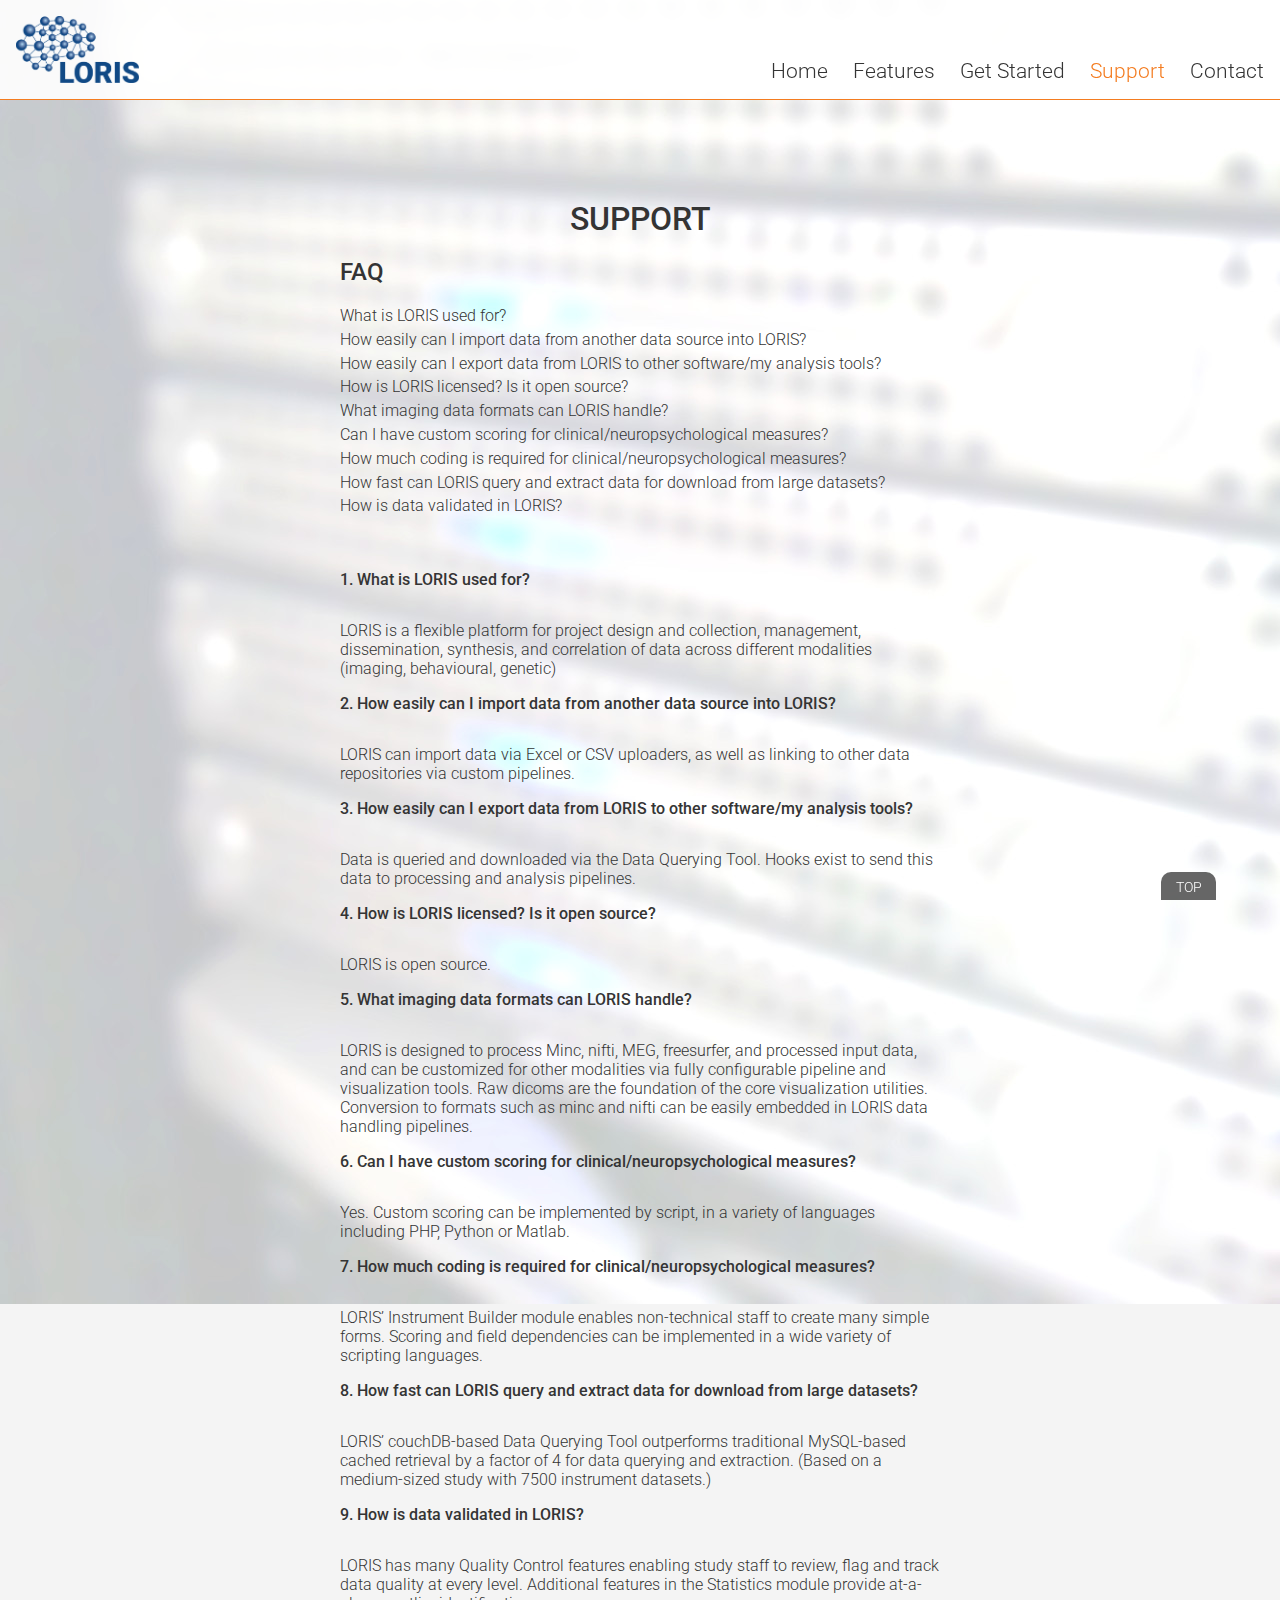
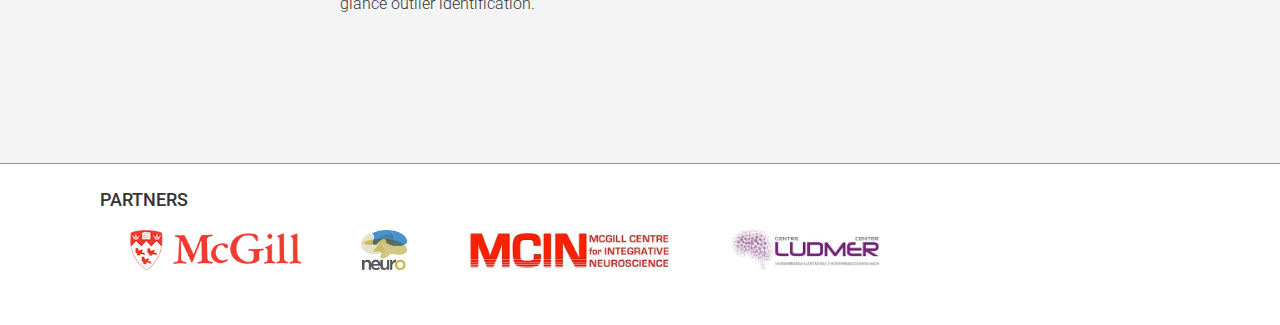
<file: support.html>
<!doctype html>
<html>
<head>
  <meta charset="utf-8">
  <title>LORIS | Home Page</title>
  <meta name="viewport" content="width=device-width">
  <meta name="description" content="LORIS is">
  <meta name="author" content="Derek Lo 2015">

  <link href='https://fonts.googleapis.com/css?family=Roboto:400italic,100,300,400,500' rel='stylesheet' type='text/css'>
<!--[if IE]>
<link href="http://fonts.googleapis.com/css?family=Roboto:400" rel="stylesheet" type="text/css">
<link href="http://fonts.googleapis.com/css?family=Roboto:400italic" rel="stylesheet" type="text/css">
<link href="http://fonts.googleapis.com/css?family=Roboto:100" rel="stylesheet" type="text/css">
<link href="http://fonts.googleapis.com/css?family=Roboto:300" rel="stylesheet" type="text/css">
<link href="http://fonts.googleapis.com/css?family=Roboto:400" rel="stylesheet" type="text/css">
<link href="http://fonts.googleapis.com/css?family=Roboto:500" rel="stylesheet" type="text/css">
<![endif]-->
<link rel="stylesheet" href="css/slicknav.css">
<link href="css/common_styles.css" rel="stylesheet" type="text/css">
<link rel="stylesheet" href="https://maxcdn.bootstrapcdn.com/font-awesome/4.5.0/css/font-awesome.min.css">
<script src="js/jquery-1.11.2.min.js"></script>
<script src="js/jquery.easing.1.3.js"></script>
<script src="js/jquery.slicknav.js"></script>

<!-- jquery easing script -->

<script>
$( document ).ready( function() {
  $('a.ease').bind('click',function(event){
    var $anchor = $(this);

    $('html, body').stop().animate({
      scrollTop: $($anchor.attr('href')).offset().top
    }, 1250,'easeInOutExpo');
    event.preventDefault();
  });
});
</script>



</head>

<body>
  <div id="wrapper">
    <header id="top">
      <div class="logodiv">
        <img src="images/LORIS-logo-color.png" alt=""/>
      </div>
      <nav>
        <ul id="main-nav">
          <li><a href="index.html" class="first">Home</a></li>
          <li><a href="features.html" class="">Features</a></li>
          <li><a href="getstarted.html" class="">Get Started</a></li>
          <li><a href="support.html" class="active">Support</a></li>
          <li><a href="contact.html" class="">Contact</a></li>
        </ul>

        <!-- slicknav -->
        <div id="menu">
            <ul>
              <li><a href="index.html" class="menu-fx">Home</a></li>
              <li><a href="features.html" class="menu-fx">Features</a></li>
              <li><a href="getstarted.html" class="menu-fx">Get Started</a></li>
              <li><a href="support.html" class="menu-fx active">Support</a></li>
              <li><a href="contact.html" class="menu-fx">Contact</a></li>
            </ul>
        </div>
      </nav>
    </header>

    <section id="to-top">
      <div class="parallax-six">
        <div class="content">
          <h1 class="center">Support</h1>
          <div class="feature-p">
            <h2>FAQ</h2>
            <ol class="bottom-margin">
              <li>What is LORIS used for?</li>
              <li>How easily can I import data from another data source into LORIS?</li>
              <li>How easily can I export data from LORIS to other software/my analysis tools?</li>
              <li>How is LORIS licensed? Is it open source?</li>
              <li>What imaging data formats can LORIS handle?</li>
              <li>Can I have custom scoring for clinical/neuropsychological measures?</li>
              <li>How much coding is required for clinical/neuropsychological measures?</li>
              <li>How fast can LORIS query and extract data for download from large datasets?</li>
              <li>How is data validated in LORIS?</li>
            </ol>

            <p><strong>1. What is LORIS used for?</strong><p>
            <p>LORIS is a flexible platform for project design and collection, management, dissemination, synthesis, and correlation of data across different modalities (imaging, behavioural, genetic)</p>

            <p><strong>2. How easily can I import data from another data source into LORIS?</strong><p>
            <p>LORIS can import data via Excel or CSV uploaders, as well as linking to other data repositories via custom pipelines.</p>

            <p><strong>3. How easily can I export data from LORIS to other software/my analysis tools?</strong></p>
            <p>Data is queried and downloaded via the Data Querying Tool. Hooks exist to send this data to processing and analysis pipelines.</p>

            <p><strong>4. How is LORIS licensed? Is it open source?</strong></p>
            <p>LORIS is open source.</p>

            <p><strong>5. What imaging data formats can LORIS handle?</strong></p>
            <p>LORIS is designed to process Minc, nifti, MEG, freesurfer, and processed input data, and can be customized for other modalities via fully configurable pipeline and visualization tools. Raw dicoms are the foundation of the core visualization utilities. Conversion to formats such as minc and nifti can be easily embedded in LORIS data handling pipelines.</p>

            <p><strong>6. Can I have custom scoring for clinical/neuropsychological measures?</strong></p>
            <p>Yes. Custom scoring can be implemented by script, in a variety of languages including PHP, Python or Matlab.</p>

            <p><strong>7. How much coding is required for clinical/neuropsychological measures?</strong></p>
            <p>LORIS’ Instrument Builder module enables non-technical staff to create many simple forms. Scoring and field dependencies can be implemented in a wide variety of scripting languages.</p>

            <p><strong>8. How fast can LORIS query and extract data for download from large datasets?</strong></p>
            <p>LORIS’ couchDB-based Data Querying Tool outperforms traditional MySQL-based cached retrieval by a factor of 4 for data querying and extraction. (Based on a medium-sized study with 7500 instrument datasets.)</p>

            <p><strong>9. How is data validated in LORIS?</strong></p>
            <p>LORIS has many Quality Control features enabling study staff to review, flag and track data quality at every level. Additional features in the Statistics module provide at-a-glance outlier identification.</p>
          </div>
        </div>
      <div class="clear"></div>
    </section>

    <footer>
      <ul class="footer-nav">
        <li><a href="#">Github</a></li>
        <li><a href="#">Wiki</a></li>
        <li><a href="#">Careers</a></li>
      </ul>
      <h3>Partners </h3>
       <div class="clear"></div>
       <img src="images/logo-mcgill.png">
       <img src="images/logo-neuro.png">
       <img src="images/logo-mcin.png">
       <img src="images/logo-ludmer.png">
    </footer>

    <a href="#to-top" class="ease"><div class="top-button">TOP</div></a>

<!-- slicknav script, nav animation, div height scripts -->

<script type="text/javascript">
  $(document).ready(function(){
    $('#menu').slicknav({label:''});
  });

  $(window).scroll(function() {
    if ($(this).scrollTop() > 1){  
        $('#top').addClass("mini");
    }
    else{
        $('#top').removeClass("mini");
    }
  });

  $(function() {
    $('.divheight').matchHeight({
    byRow: true,
    property: 'height',
    target: null,
    remove: false
    });
  });
</script>
 </body>
 <html>
</file>
<file: css/common_styles.css>
@charset "utf-8";

*, *:before, *:after {
	-webkit-box-sizing: border-box;
	-moz-box-sizing: border-box;
	-ms-box-sizing: border-box;
	box-sizing: border-box;
}

/*general reset*/

* {
	margin: 0;
	padding: 0;
}
*:focus {
	outline:0;
}
body, html {
	height:100%;
	width:100%;
	min-height:400px;
	min-width: 320px;
	background-color:#fff;
	color: #343434;
}
#wrapper {
	height:100%;	
	min-width:320px;
	min-height: 400px;
}
section {
	width: 100%;
	overflow: auto;
}
img {
	display: block;
}

/* float and clear */
/**************************/
.left {
	float: left;
}
.right {
	float: right;
}
.clear {
	clear: both;
}

/* Typography */
/**************************/

body,td,th, h1, h2, h3, h4, h5, p  {
	font-family: 'Roboto', sans-serif;
	font-weight: 300;
	font-size: 100%;
}
h1, h2, h3, h4, h5 {
	margin-bottom: 20px;
}
#wrapper h1 {
	font-size: 2em;
	font-weight: 500;
	text-transform: uppercase;
}
#wrapper h2 {
	font-size: 1.5em;
	font-weight: 500;
	text-transform: uppercase;
}
#wrapper h3 {
	font-size: 1.125em;
	font-weight: 500;
	text-transform: uppercase;
}
#wrapper p {
	font-size: 1em;
}
p {
	margin-bottom: 1em;
}
strong {
	display: inline-block;
	font-family: 'Roboto', sans-serif;	
	font-weight: 500;
	font-style: none;
	margin-bottom:1em;
}
em {
	font-family: 'Roboto', sans-serif;	
	font-weight: 400;
	font-style: normal;
	color: #f47c20;
}
.bold {

}
.dropcap {
	font-weight: 500;
	float: left;
	font-size: 3em;
	padding: .25em .5em .25em 0;
	border-right: 1px solid #343434;
	margin-right: .5em;
}
.whiteborder {
	border-right: 1px solid #fff;
}
a {
	-webkit-transition-duration: .25s;
	-moz-transition-duration: .25s;
	-ms-transition-duration: .25s;
	-o-transition-duration: .25s;
	transition-duration: .25s;
	text-decoration: none;
	cursor:pointer;
	cursor:hand; 
	color: inherit;
}
a:hover {
	color:#f47c20;	
	text-decoration:none;
}
.button {
	display: block;
	border: 1px solid #343434;
	padding: 1em;
	margin: 0 auto;
	text-align: center;
	color:#343434;
	text-decoration: none;
	font-weight: 500;
	background: rgba(255,255,255,.5);
	border-radius: 25px;
}
.button:hover {
	background: rgba(255,255,255,1);
}
ul {
    list-style-position: inside;
    margin-bottom: 30px;
}
ul.credits {
	display: block;
	width: 100%;
	text-align: center;
}
#credits h1, #credits h2 {
	display: block;
	width: 100%;
	text-align: center;
}
ul.credits li {
	display: inline-block;
	margin: 0 30px;
}
.center {
	display: block;
	width: 100%;
	text-align: center;
}
.demo {
	width:200px;
}
.help {
	width: 200px;
	border: 1px solid #fff;
	background: none;
}
.underline, .underline:hover {
	text-decoration: underline;
}
p.code {
	display: block;
	padding: .5em;
	background: #343434;
	color: #fff;
	/*** in case you want to have a scroll bar and nowrap ***/
	/*white-space: nowrap;
	overflow-x: scroll;*/
}
.whitetext {
	color: #fff;
}
.margincenter {
	margin-left:auto !important;
	margin-right:auto !important;
	float: none !important;
}

/* Section - Parallax */
/**************************/

#wrapper .parallax-one, #wrapper .parallax-two, #wrapper .parallax-three, #wrapper .parallax-four, #wrapper .parallax-five, #wrapper .parallax-six, #wrapper .parallax-seven  {
	overflow: auto;
	height: auto;
	width: 100%;
	background-color: #f4f4f4;
	background-attachment:fixed;
	background-size:cover;
	-moz-background-size: cover;
	-webkit-background-size: cover;
	background-repeat: no-repeat;
	background-position: center center;
	padding-top: 50px;
}
#wrapper .parallax-one {
	background-image:url(../images/LORIS-blurred-2.jpg);
	padding: 150px 0 0 0;
}
#wrapper .parallax-two {
	background-image:url(../images/LORIS-blurred.jpg);
	padding: 100px 0;
}
#wrapper .parallax-three {
	background-image:url(../images/LORIS-features-blurred.jpg);
	/*padding: 200px 10% 100px 10%;*/
	padding: 200px 0% 100px 0%;
}
#wrapper .parallax-four {
	background-image:url(../images/LORIS-features-blurred.jpg);
	padding: 100px 0;
}
#wrapper .parallax-five {
	background-image:url(../images/LORIS-get-started-blurred.jpg);
	padding: 200px 0 100px 0;
}
#wrapper .parallax-six {
	background-image:url(../images/LORIS-support-blurred.jpg);
	padding: 200px 0 100px 0;
}
#wrapper .parallax-seven {
	background-image:url(../images/LORIS-contact-blurred.jpg);
	padding: 200px 0 100px 0;
}

/* Section - header and nav */
/**************************/

header {
	width: 100%;
	height:100px;
	background: rgba(255,255,255,.90);
	overflow:auto;	
	padding: 1em;
	position: fixed;
	top: 0;
	left: 0;
	z-index: 10000;
	border-bottom: 1px solid #f47c20;
	-webkit-transition-duration: .25s;
	-moz-transition-duration: .25s;
	-ms-transition-duration: .25s;
	-o-transition-duration: .25s;
	transition-duration: .25s;
}
.mini {
	height:70px;
}
nav {
	height:100%;
	width:80%;
	float:right;
	top:0;
	right:0;
	font-size:1.3em;
	text-align: right;
	position: relative;	
}
nav a {
	color:#343434;
	text-decoration:none;
}
nav a:hover {
}
nav ul {
	display: block;
	width: 100%;
	list-style: none;
	position: absolute;
	bottom: 0;
	right: 0;
}
nav ul li {
	display: inline-block;
	margin-left: 20px;
}
nav ul li.first {
	margin-left: 0;
}
#main-nav {
	margin-bottom: 0;
}
.active {
	color:#f47c20 !important;	
}
#menu {
	display: none;
}
.slicknav_menu {
  display: none;
  float: right;
  padding: 0;
  margin: 0;
  z-index: 20000;
  background: none;
  position: fixed;
  top:10px;
  right:0;
  width:175px;
  text-align: left;
}
.slicknav_menu ul {
	background: #222;
	padding: 20px 0;
	border-radius: 10px;
}
.slicknav_menu li {
	font-size: 1.125em;
	font-weight: 200;
}
.slicknav_menu a.menu-fx {
	color: #fff;
	border-radius: 4px;
}
.slicknav_menu a.menu-fx:hover {
	color: #f47c20;
	background: #fff;
}
.slicknav_menu li:last-child {
}
.slicknav_btn {
}
.slicknav_icon-bar {
}

.logodiv {
	display:block;
	height:100%;
	width:20%;
	float:left;
}
.logodiv img {
	height:100%;	
	width: auto;
}


/* Section - Columns */
/**************************/
/*different column layouts inside sections*/

.holder-big {
	width: 100%;
	max-width: 1400px;	
	overflow: auto;
	padding: 0 7%;
	margin-right: auto;
	margin-left: auto;
}
.holder-big div {
	overflow: auto;
}
.holder-half {
	width: 50%;
	float: left;
	overflow: auto;
}
.two-column {
	width:50%;
	float: left;
	margin-bottom: 0px;
	bottom: 0;
	right:0;	
}
.three-column {
	width:33.33%;
	float: left;
	margin-bottom: 50px;
	bottom: 0;
	right:0;
}
.three-column-two-span {
	width:66.66%;
	float: right;
	position: relative;
}
.content-right {
	text-align: right;
}
.three-column-two-span img{
	position:absolute;
	top: 0;
	left: 10px;
}
.four-column {
	width:25%;
	float: left;
	margin-bottom: 0;
}
.two-column img {
	display: block;
	width: 70%;
	height: auto;
	margin: 0 auto 25px auto;
}
.three-column img {
	margin-left: auto;
	margin-right: auto;
}


/* Section - Content and Block */
/**************************/
/*this is the container that holds the text*/

.content, .block {
	width: 100%;
	margin: 0;
	padding: 0 7.8%;
}
.block {
	padding: 100px 7.8%;
	overflow: auto;
	position: relative;
}
.homeblock {
	padding: 50px 7.8% 75px 7.8%;
	overflow: auto;
	position: relative;	
}
.topcontent {
	display: block;
	margin-bottom: 30px;
	overflow: auto;
}
.bottom-margin {
	margin-bottom: 50px !important;
	overflow: auto;
}
.bottom-padding-none {
	padding-bottom: 0 !important;
}
.topmargin {
	margin-top: 100px;
}
.top-padding-none {
	padding-top:0px;
}
.white {
	background: #fff;
	overflow: hidden;
}
.background-one {
	padding-right: 0;
}
.grey {
	background: #797979;
}
.grey ol, .teal ul {
	color: #fff;
}
.blue {
	background: #1992be;
	overflow: auto;
}
.blue a:hover, .grey a:hover {
	color: #f47c20;
}
.blue h1 {
	text-align: center;
}
.teal {
	background: #4fbdac;
}
.teal p, .teal h1, .teal h2, .teal h3, .grey p, .grey h1, .grey h2, .grey h3, .blue p, .blue h1, .blue h2, .blue h3, .blue a, .grey a  {
	color: #fff;
}
.fa {
	display: inline-block !important;
	margin: 30px 0;
}
.big {
	font-size: 9em !important;
	color: #fff;
}
.ro {
	color: #fff;
	-webkit-transition-duration: .25s;
	-moz-transition-duration: .25s;
	-ms-transition-duration: .25s;
	-o-transition-duration: .25s;
	transition-duration: .25s;	
}
.text {
	color: #343434;
}
.ro:hover {
	color:#f47c20;
}
.feature {
	padding: 100px 7.8%;
	overflow: auto;
	position: relative;	
}
.clear-content {
	padding: 1.5em;
	border-radius: 25px;	
}
.clear-content p {

}
.clear-content h3 {
	text-align: center;
}
.clear-content img {
	width: 75%;
	margin-bottom: 30px;
	text-align: center;
}
.blue-content {
	color: #fff;	
	padding: 1.5em;
	margin: 0 15px;
	background: #064785;
	border-radius: 25px;
	min-height: 175px;
}
.blue-content h1, .blue-content h2, .blue-content h3 {
	text-align: center;
}
.blue-content p {
	text-align: center;
	color: #fff;
	font-weight: 200;
}
.blue-content img {
	height: 100px;
	width: auto;
	margin-bottom: 20px;
}

.special {
	-webkit-transition-duration: .25s;
	-moz-transition-duration: .25s;
	-ms-transition-duration: .25s;
	-o-transition-duration: .25s;
	transition-duration: .25s;
}
.special:hover {
	background:#f47c20;	
}
.feature-section {
	width: 100%;
	height: auto;
	padding-top: 100px;
	overflow: hidden;
	position: relative;
}
.feature-text-left {
	width:48%;
	margin-left: 7.8%;
	margin-bottom: 100px;
	float: left;
}
.feature-text-right {
	width:48%;
	margin-right: 7.8%;
	float: right;
	margin-bottom: 100px;
}
.feature-image-left {
	width: 40%;
	float: left;
	position: relative;
}
.feature-image-right {
	width: 40%;
	overflow:hidden;
	float: right;
}
.feature-image-left img {
	position: absolute;
	right:0;
	top:0;
}
.feature-image-center {
	width: 100%;
	max-width: 1200px;
	margin: 0 auto;
	height: 400px;
	/*padding: 0 7.9%;*/
	text-align: center;
	overflow: hidden;
}
.feature-image-center img {
	width: 100%;
}

.feature-section ul {
	list-style: none;
}
.feature-p {
	width:55.45%;
	margin: 0 auto 50px auto;
}
.feature-p ol, .feature-p ul {
	list-style-position: outside;
}
.feature-p ol li, .feature-p ul li {
	margin-bottom: .3em;
}
.feature-p ol li a {
	text-decoration: underline;
}
.responsive-big {
	width:40%;
	margin: 0 5% 0 7.9%;
	float: left;
}
.responsive-med {
	width: 20%;
	margin-right: 5%;
	float: left;
}
.responsive-small {
	width:14.5%;
	float: left;
}
.requirements {
	width: 60%;
	height: auto;
	margin: 0 auto;
	border: solid 1px #fff;
	border-radius: 25px;
	padding: 20px 20px 0 30px;
	color: #fff;
}
.requirements h2 {
	margin-bottom: 0 !important;
}
#credits {
	display: block;
	width: 100%;
	overflow: auto;
	background: #000;
}
.credits {
	display: block;
	width: 100%;
	height: 100%;
	padding: 100px 0 0 0;
	overflow: auto;
}
.credits-holder {
	display: block;
	width: 100%;
	overflow: auto;
}
.credits h1 {
	display: block;
	width: 100%;
	text-align: center;
	margin-bottom: 100px;
	color: #fff;
	font-size: 2.5em !important;
}
.credits-box {
	display: block;
	width: 20%;
	height: auto;
	float: left;
	position: relative;
}
.credits-box img {
	width: 100%;
	height:auto;
	margin: 0;
}
.credits-text {
	width: 100%;
	text-align: left;
	vertical-align: middle;
	position: absolute;
	bottom: 0;
	left: 0;
	z-index: 1000;
	color: #fff;
	overflow: hidden;
}
.credits-text h2 {
	text-align: left !important;
	padding: 0 10px;
	margin-bottom: .5em;
	opacity: .6;
}
.credits-text h3 {
	margin-bottom: 0.5em;
	padding: 0 10px;
	text-shadow: 0px 0px 8px rgba(0, 0, 0, .95);	
}
.maxvid {
	max-height: 1024px;
	max-width: 768px;
	overflow: auto;
	margin: 0 auto;
}
.vidbox {
	position: relative;
	padding-bottom: 60%;
	padding-top: 30px;
	height: 0;
	overflow: hidden;
	margin: 0 auto;
}
.vidbox iframe, .vidbox embed, .vidbox object {
	position: absolute;
	top: 0;
	left: 0;
	width: 100%;
	height: 100%;
}
.postersmall{
	float:left;
	margin: 1%;	
	width:23%;
	position: relative;
}
.article{
	float:left;
	padding: 1%;	
	width:50%;
	position: relative;
	text-align: center;
	margin: 0 auto 50px auto;
}
.article .postersmall {
	float:none;
	margin: 1%;	
	width:50%;
	position: relative;
	margin: 0 auto;
}
.posterbig {
	float: left;
	padding: 1%;
	overflow: auto;
	width: 48%;
	position: relative;
}
.postertext {
	display: block;
	text-align: center;
	margin: 1em;

}
.postertext h2, .postertext h3, .postertext p {
	/*text-shadow: 0px 0px 4px rgba(0, 0, 0, .95);*/
}
.postertext p{
	color: #f47c20;
	font-weight: 400;
}
.posterbig a p, .postersmall a p {
	-webkit-transition-duration: .25s;
	-moz-transition-duration: .25s;
	-ms-transition-duration: .25s;
	-o-transition-duration: .25s;
	transition-duration: .25s;
}
.posterbig a p:hover, .postersmall a p:hover {
	color:#f47c20 !important;
}
.posterbig img, .postersmall img {
	width: 100%;
	height: auto;
    -webkit-filter: contrast(90%) saturate(0%); /* Chrome, Safari, Opera */
    filter: contrast(90%) saturate(0%);
	-webkit-transition-duration: .25s;
	-moz-transition-duration: .25s;
	-ms-transition-duration: .25s;
	-o-transition-duration: .25s;
	transition-duration: .25s;
}
.posterbig img:hover, .postersmall img:hover {
    -webkit-filter: contrast(90%) saturate(100%); /* Chrome, Safari, Opera */
    filter: contrast(90%) hsaturate(100%);
}
.posterholder {
	width: 80%;
	max-width: 1200px;
	margin: 0 auto;
	display: block;
}
/* Section - form styles */
/**************************/
/*section for the form styles*/
.form {
	overflow: auto;
}
.form-left {
	width: 57%;
	float: left;
}
label {
	display: block;
	width: 30%;
	float: left;
	padding: 1em 30px 0 0;
	text-align: right;
	font-weight: 400;
	margin-bottom:20px;
	font-size: 1em;
	text-transform: uppercase;
}
input {
	display: block;
	width: 70%;
	float: left;
	padding: 1em;
	margin-bottom:20px;
	border-radius: 25px;
	border: 1px solid #343434;
	background: rgba(255, 255, 255, .6);
	font-size: 1em;
	color: #343434;
}
textarea {
	width: 70%;
	float: left;
	padding: 1em;
	margin-bottom:20px;
	border-radius: 25px;
	border: 1px solid #343434;
	resize: none;
	font-size: 1em;
	background: rgba(255, 255, 255, .6);
	color: #343434;
}
button {
	font-size: 1em;
	padding: .5em 3em;
	border-radius: 25px;
	border: 1px solid #343434;
	background: rgba(255, 255, 255, .6);
	float: right;
	margin-bottom: 50px;
	-webkit-transition-duration: .25s;
	-moz-transition-duration: .25s;
	-ms-transition-duration: .25s;
	-o-transition-duration: .25s;
	transition-duration: .25s;
}

button:hover {
	background: rgba(255, 255, 255, 1);
	color: #f47c20;
}
.form-right {
	width: 40%;
	float: right;
}
.textbox {
	overflow: auto;
	width: 75%;
	padding: 1em;
	margin-bottom:20px;
	border-radius: 25px;
	border: 1px solid #343434;
	background: rgba(255, 255, 255, .6);
}
.textbox-left {
	width: 18%;
	float: left;
}
.textbox-right {
	width: 82%;
	float: right;
}
.textbox-third {
	width: 33%;
	float: left;
}
.textbox-twothird {
	width: 66%;
	float: left;
}
.textbox-icon {
	font-size: 1.5em !important;
	margin-top: .25em;
}
.textbox-icon-big {
	font-size: 2em !important;
	margin: 0em;
}
/* Section - footer */
/**************************/
/*section for the footer*/
footer {
	padding: 25px 7.8%;
	overflow: auto;
	border-top: 1px solid #f47c20;
}
footer h3 {
	display: inline-block;
	float: left;
}
ul.footer-nav {
	display: none;
	float: right;
	list-style: none;
}
ul.footer-nav li {
	display: inline-block;
	margin-left: 30px;
	font-weight: 400;
}
footer img {
	max-height:40px;
	width: auto;
	max-width: 100%;
	margin: 0 30px 30px 30px;
	float: left;
}
footer img:last-child {
	margin-right: 0;
}
footer img:hover {

}
/*footer h3 {
	padding: .25em .5em .25em 0;	
	border-right: 1px solid #343434; 
}*/



/* Section - MAP */
/**************************/
/*section for the embedded google map*/

#map {
	height: 100%;
	min-height: 1100px;
	width: 100%;
	overflow: auto;
	padding: 100px 0 0 0;
}
#map h1 {
	text-align: center;
}
#map iframe {
	width: 100%;
	height: 90%;
	margin: 0 auto;
	overflow: hidden;
}
.maphead {
	display: none !important;
}

/* Section - top button */
/**************************/
.top-button {
	position: fixed;
	bottom: 0;
	right: 5%;
	background: rgba(0,0,0,.6);
	padding: .5em 1em .25em 1em;
	overflow: auto;
	border-top-left-radius: 10px;
	border-top-right-radius: 10px;
	color: #fff;
	font-size: .9em;
}
.top-button:hover {
	color: #f47c20;
}

/* Media Queries */
/**************************/
@media screen and (max-width: 1280px)  {
.requirements {
	width:80%;
}
.holder-big {
	overflow: auto;
	padding: 0 2%;
}
}

@media screen and (max-width: 1070px)  {
.credits h2 {
	font-size: 1.1em !important;
}
}

@media screen and (max-width: 959px)  {
.holder-half {
	width:100%;
}

.three-column p, .three-column h1, .three-column h2, .three-column h3 {
	text-align: center;
}
.three-column-two-span {
	width: 100%;
	height: 100px;
}
.three-column-two-span img{
	position:static;
	top: 0;
	left: 0;
	width: 100%;
}
.background-one {
	padding-right: 7.8%;
}
.blue-content {
	min-height: 50px;
}
.four-column{
	width:50%;
}
.clear-content p{
	margin-bottom: 30px;
}
label, input, textarea {
	width: 100%;
	text-align: left;
}
.form-left, .form-right {
	width:100%;
}
.textbox {
	width: 100%;
	float: none;
}
.credits-box {
	width: 25%;
}
.requirements{
	width:100%;
}
.postersmall {
	width: 48%;
}
.posterbig {
	width: 100%;a
}
.article .postersmall {
	width:95%;
}
}

@media screen and (max-width: 815px) {
.slicknav_menu {
	display: inline-block;
}
#main-nav {
	display: none;
}
.requirements{
	width:80%;
}
.three-column {
	width:100%;
	float: left;
	margin-bottom: 30px;
	bottom: 0;
	right:0;
}
}

@media screen and (max-width: 700px) {
.feature-p {
	width: 80%;
	padding-left: 0;
	padding-right: 0;
}
.credits-text h2 {
	font-size: 1em !important;
}
.credits-text h3 {
	font-size: 1em !important;
}
footer img {
	max-width: 15%;
}
}

@media screen and (max-width: 550px) {
.two-column {
	width:100%;
}
.blue-content img {
	height: 60px;
	width: auto;
	margin-bottom: 20px;
}
.feature-image-right, .feature-image-left, .feature-image-center {
	display: block;
	float: none;
	text-align: center;
	width: 80%;
	height:auto;
	margin: 0 auto;
	padding: 0;
	position: relative;
}
.feature-image-right img, .feature-image-left img, .feature-image-center img{
	display: block;
	width: 100%;
	height:auto;
	padding: 0 7.9%;
	margin-bottom: 100px;
	position: relative;	
}
.feature-section h1, .feature-section h2, .feature-section h3 {
	text-align: center;
}
.feature-section p {
	margin-bottom: 50px;
}
.feature-text-left, .feature-text-right, .feature-p {
	width:80%;
	margin: 0 auto 50px; auto !important; 
	padding: 0 7.8%;
	float: none;
}
.feature-p {
	width: 100%;
	padding-left: 0;
	padding-right: 0;
}
.fix {
	width:80%;
}
.mobile-center {
	text-align: center;
}
.clear-content, .feature-text-right, .feature-text-left {
	padding-right: 0;
	padding-left: 0;
}
#map {
	height: 100%;
	width: 100%;
	overflow: visible;
	padding: 100px 0 0 0;
}
#map iframe {
	height: 100%;
}
.credits-box {
	width: 33.33%;
}
.credits-text h2 {
	font-size: .875em !important;
}
.credits-text h3 {
	font-size: .875em !important;
}
footer img {
	max-height:60px;
	width: auto;
	max-width: 50%;
}
.posterholder {
	width: 90%;
}
.posterbig, .postersmall {
	width: 100%;
}
.postertext {
	padding: 0;
	padding-bottom: 0;
}
.posterbig {
	height: auto;
	overflow: auto;
}
.article {
	width: 100%;
	float: none;
}
}
</file>
